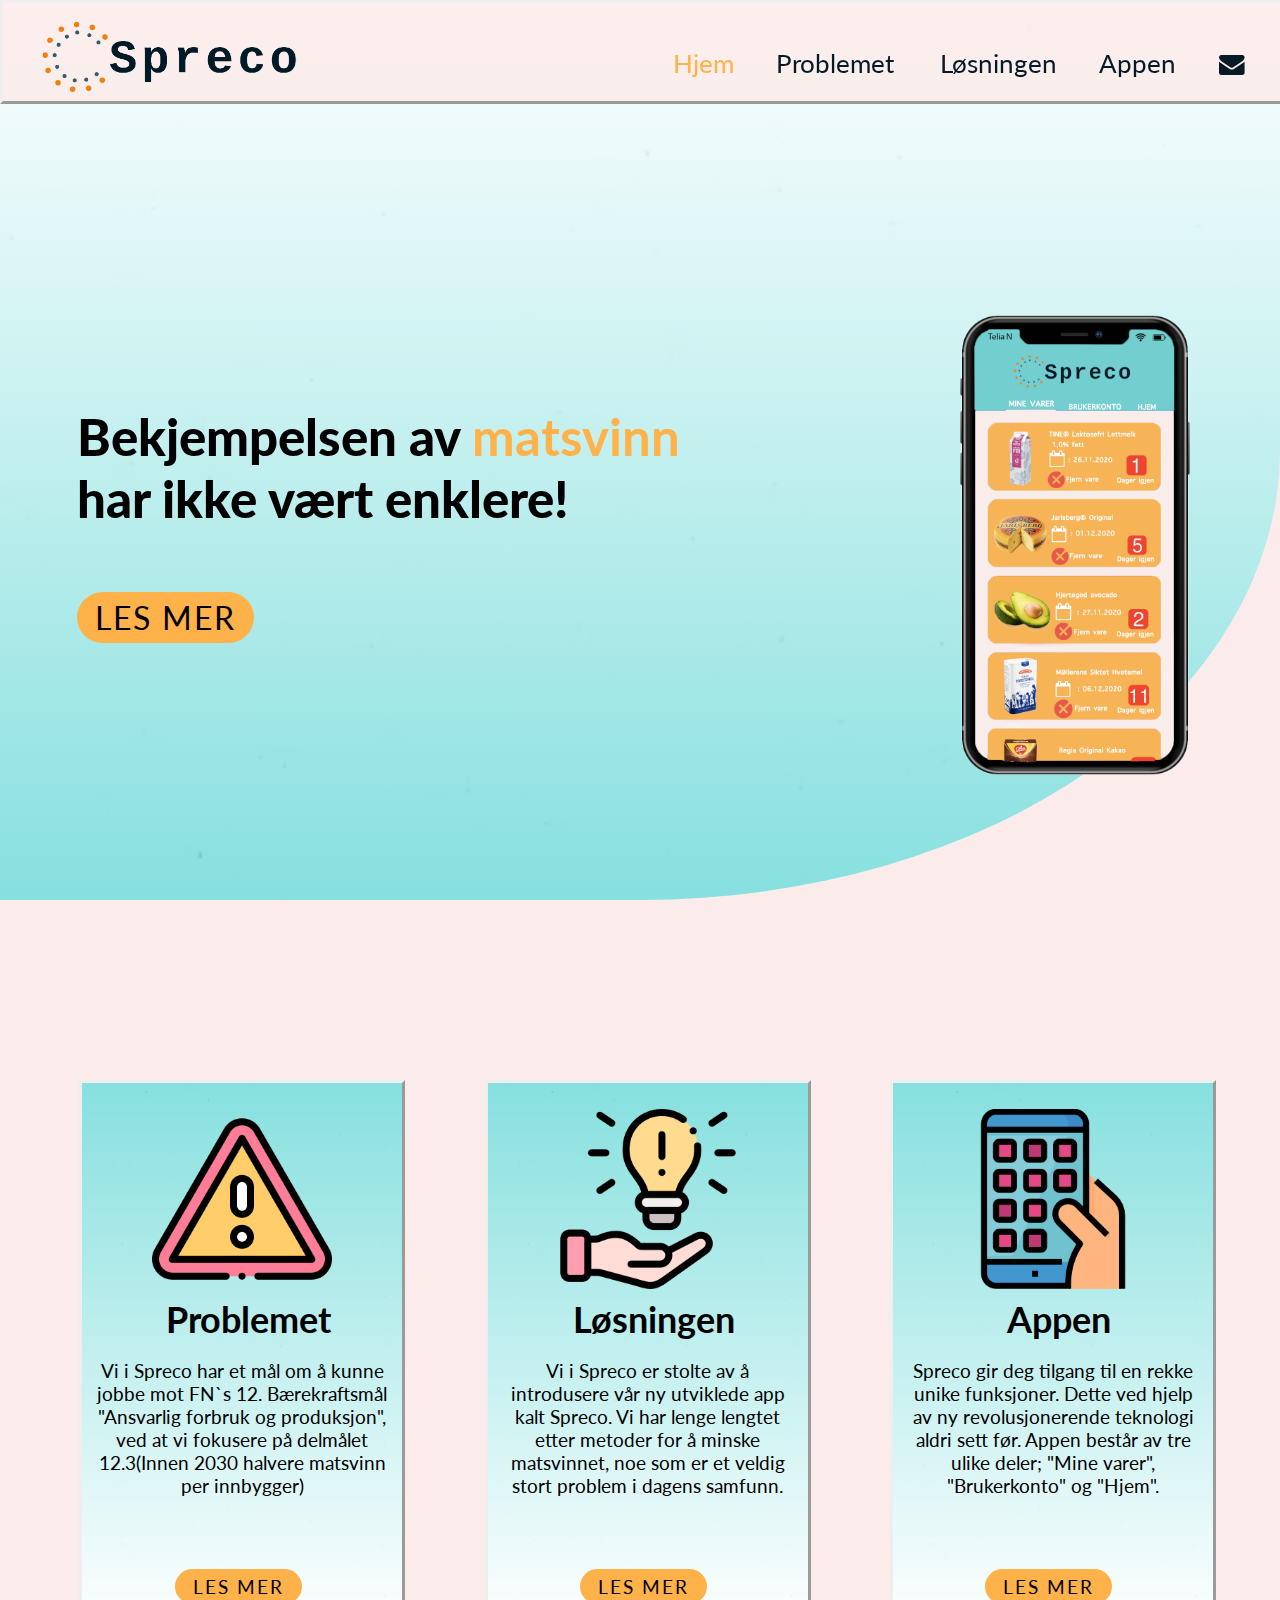
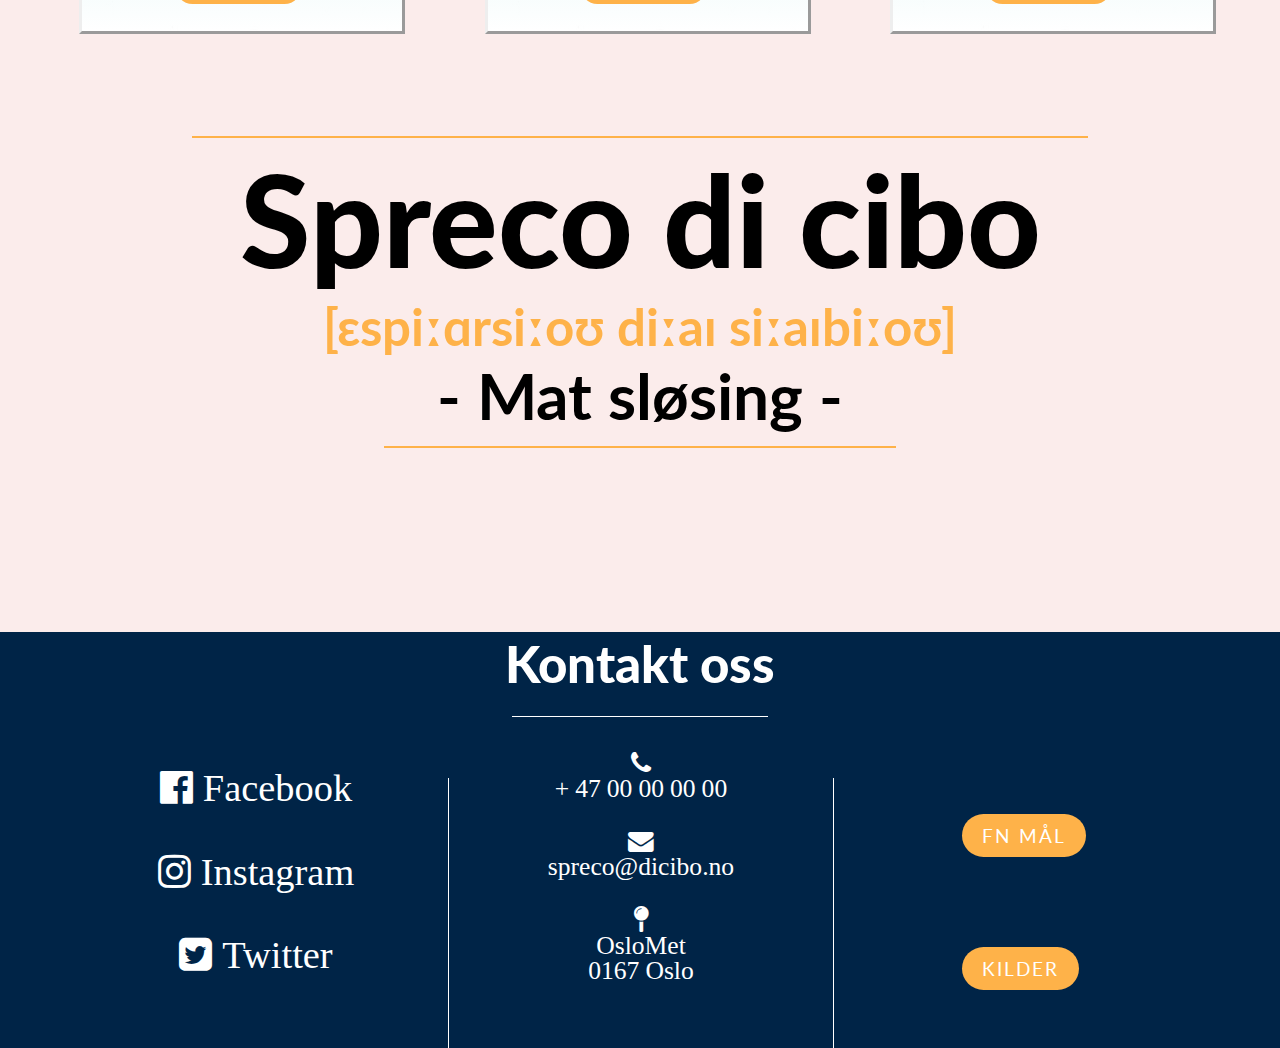
<file: index.html>
<!DOCTYPE html>
<html lang="nb">

    <head>
        <meta charset="utf-8">
        <link rel="stylesheet" type="text/css" href="style.css">
        <link rel="preconnect" href="https://fonts.gstatic.com">
        <link href="https://fonts.googleapis.com/css2?family=Lato:ital,wght@0,400;0,700;0,900;1,300&display=swap" rel="stylesheet">
        <meta name="viewport" content="width=device-width, initial-scale=1.0">
        <link rel="stylesheet" href="https://cdnjs.cloudflare.com/ajax/libs/font-awesome/4.7.0/css/font-awesome.min.css">
        <title>Spreco</title>
        <link rel="icon" type="image/gif/png" href="punkt.png">
    </head>
    <body>
        <div class="main col-">

<!----------------- Nav bar ----------->
            <div class="bar col-small100" >
                <div class="logo col-small20 col-mob40 col-pad30">
                    <a href= "index.html"><img  src="spreco123.png" alt="Bedriftslogo"></a>
                </div>
                <div class="cssnav">
                   <input id="toggle" type="checkbox"><label for="toggle">&#9776;</label>
                    <div class="menu col-small60">
                      <a class="active" href="index.html">Hjem</a>
                      <a href="problemet.html">Problemet </a>
                      <a href="losning.html">Løsningen</a>
                      <a href="app.html">Appen</a>
                      <a href="#vindu3" id="envelope"><i class="fa fa-envelope" aria-hidden="true"></i></a>
                    </div>
			     </div>
            </div>
<!----------------- Vindu 1 ----------->
            <div class="vindu1 col-small100 " id="vindu1">
                <div class="slagord col-small50 col-mob100">
                    <h1>Bekjempelsen av  <mark id="matsvinn"> matsvinn</mark> har ikke vært enklere!</h1>
                    <a href="#vindu2" class="slagordknapp">Les mer</a>
                </div>
            </div>

            <div class="iphone col-small30">
                <img src="mockupMobil.png" alt="Eksempel mockup mobil av appen">
            </div>

<!----------------- Vindu 2 ----------->
            <div class="vindu2 col-small100" id="vindu2">
                <div class="tboks col-small25 col-mob90 col-pad90">
                    <div class="tlogo col-pad20">
                        <img src="problemlogo.png" alt="Varseltrekant ikon">
                    </div>
                    <div class="ttekst col-pad70">
                        <h2 align="center">Problemet</h2>
                        <br>
                        <p  align="center">Vi i Spreco har et mål om å kunne jobbe mot FN`s 12. Bærekraftsmål "Ansvarlig forbruk og produksjon", ved at vi fokusere på delmålet 12.3(Innen 2030 halvere matsvinn per innbygger) </p>
                    </div>
                    <a href="problemet.html" class="knapptboks">Les mer</a>
                </div>
                <div class="tboks col-small25 col-mob90 col-pad90">
                    <div class="tlogo col-pad20">
                        <img src="løsninglogo.png" alt="Lyspære ikon">
                    </div>
                    <div class="ttekst col-pad70">
                        <h2  align="center ">Løsningen</h2>
                        <br>
                        <p  align="center">Vi i Spreco er stolte av å introdusere vår ny utviklede app kalt Spreco.
                            Vi har lenge lengtet etter metoder for å minske matsvinnet, noe som er et veldig stort problem i dagens samfunn.
                        </p>
                    </div>
                    <a href="losning.html" class="knapptboks">Les mer</a>
                </div>
                <div class="tboks col-small25 col-mob90 col-pad90">
                    <div class="tlogo col-pad20">
                        <img src="applogo.png" alt="Mobil ikon">
                    </div>
                    <div class="ttekst col-pad70">
                        <h2  align="center">Appen</h2>
                        <br>
                        <p  align="center">Spreco gir deg tilgang til en rekke unike funksjoner. Dette ved hjelp av ny revolusjonerende teknologi aldri sett før. Appen består av tre ulike deler; "Mine varer", "Brukerkonto" og "Hjem". </p>
                    </div>
                    <a href="app.html" class="knapptboks" >Les mer</a>
                </div>
                <a onclick="topFunction()" id="myBtn" title="Go to top" href=" #vindu1"><i class="fa fa-arrow-circle-up" aria-hidden="true"></i></a>
                <div class="tittel1 col-small100">
                    <div class="oppelinje"></div>
                    <h1 align="center">Spreco di cibo</h1>
                    <h3 align="center" >[ɛspiːɑrsiːoʊ diːaɪ siːaɪbiːoʊ]</h3>
                    <h2 align="center"> - Mat sløsing -</h2>
                    <div class="nedelinje"></div>
                </div>
            </div>

<!----------------- Kontakt oss vindu----------->
            <div class="vindu3 col-small100" id="vindu3">
                <div class="tittelk col-small100">
                    <h1 align="center">Kontakt oss</h1>
                    <div class="nedelinjek col-"></div>
                </div>
                <div class="kontaktboks1 col-small30 col-mob40">
                    <a href="https://www.facebook.com/" class="fa fa-facebook-official" target="_blank" style="text-decoration:none"> Facebook</a>
                    <a href="https://www.instagram.com/" class="fa fa-instagram" target="_blank" style="text-decoration:none">  Instagram</a>
                    <a href="https://www.twitter.com/" class="fa fa-twitter-square" target="_blank" style="text-decoration:none">  Twitter</a>
                </div>
                <div class="borderhøyre"></div>
                <div class="kontaktboks2 col-small30 col-mob40">
                    <a href="tel:47000000001" class="fa fa-phone" style="text-decoration:none"> <br> + 47 00 00 00 00</a>
                    <a href="mailto:SPRECO@diCibo.no" class="fa fa-envelope" style="text-decoration:none"><br>spreco@dicibo.no</a>
                    <a href="https://g.page/OsloMet-storbyuniversitetet" target="_blank" class="fa fa-map-pin" style="text-decoration:none"><br>OsloMet <br> 0167 Oslo </a>
                </div>
                <div class="bordervenstre"></div>
                <div class="kontaktboks3 col-small30 col-mob50">
                    <a href="https://www.un.org/sustainabledevelopment/sustainable-consumption-production/" target="_blank" class="knapptboks3a" >FN Mål</a>
                    <a href="kilder.html" class="knapptboks3b" >Kilder</a>
                </div>
            </div>
        </div>

        <script type="text/javascript">
           
            
            //scroll up btn koden fikk vi fra "w3schools.com" url`en er("https://www.w3schools.com/howto/howto_js_scroll_to_top.asp")
            mybutton = document.getElementById("myBtn");
            window.onscroll = function() {scrollFunction()};
            
            function scrollFunction() {
             if (document.body.scrollTop > 590 || document.documentElement.scrollTop > 590) {
               mybutton.style.display = "block";
             } else {
               mybutton.style.display = "none";
             }
            }
            
            
            function topFunction() {
             document.body.scrollTop = 0;
             document.documentElement.scrollTop = 0;
            }
        </script>
    </body>
</html>
</file>
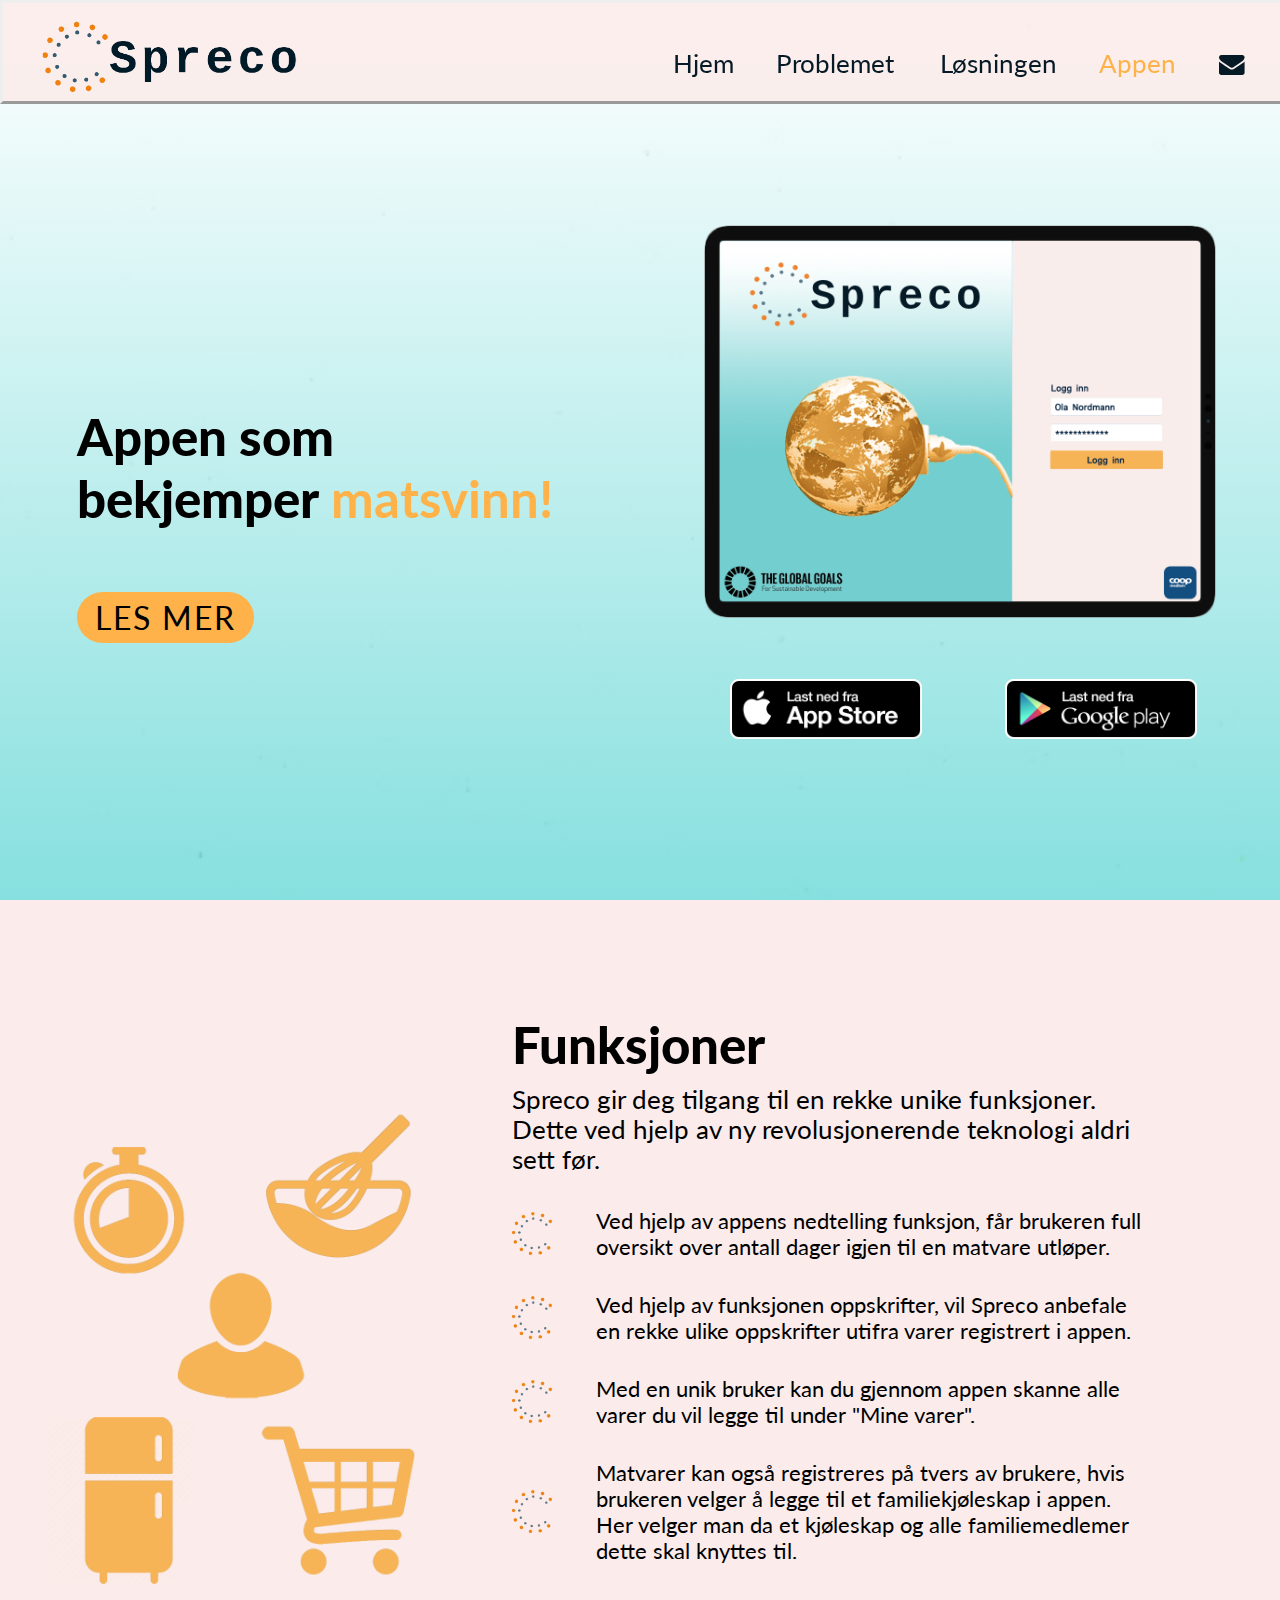
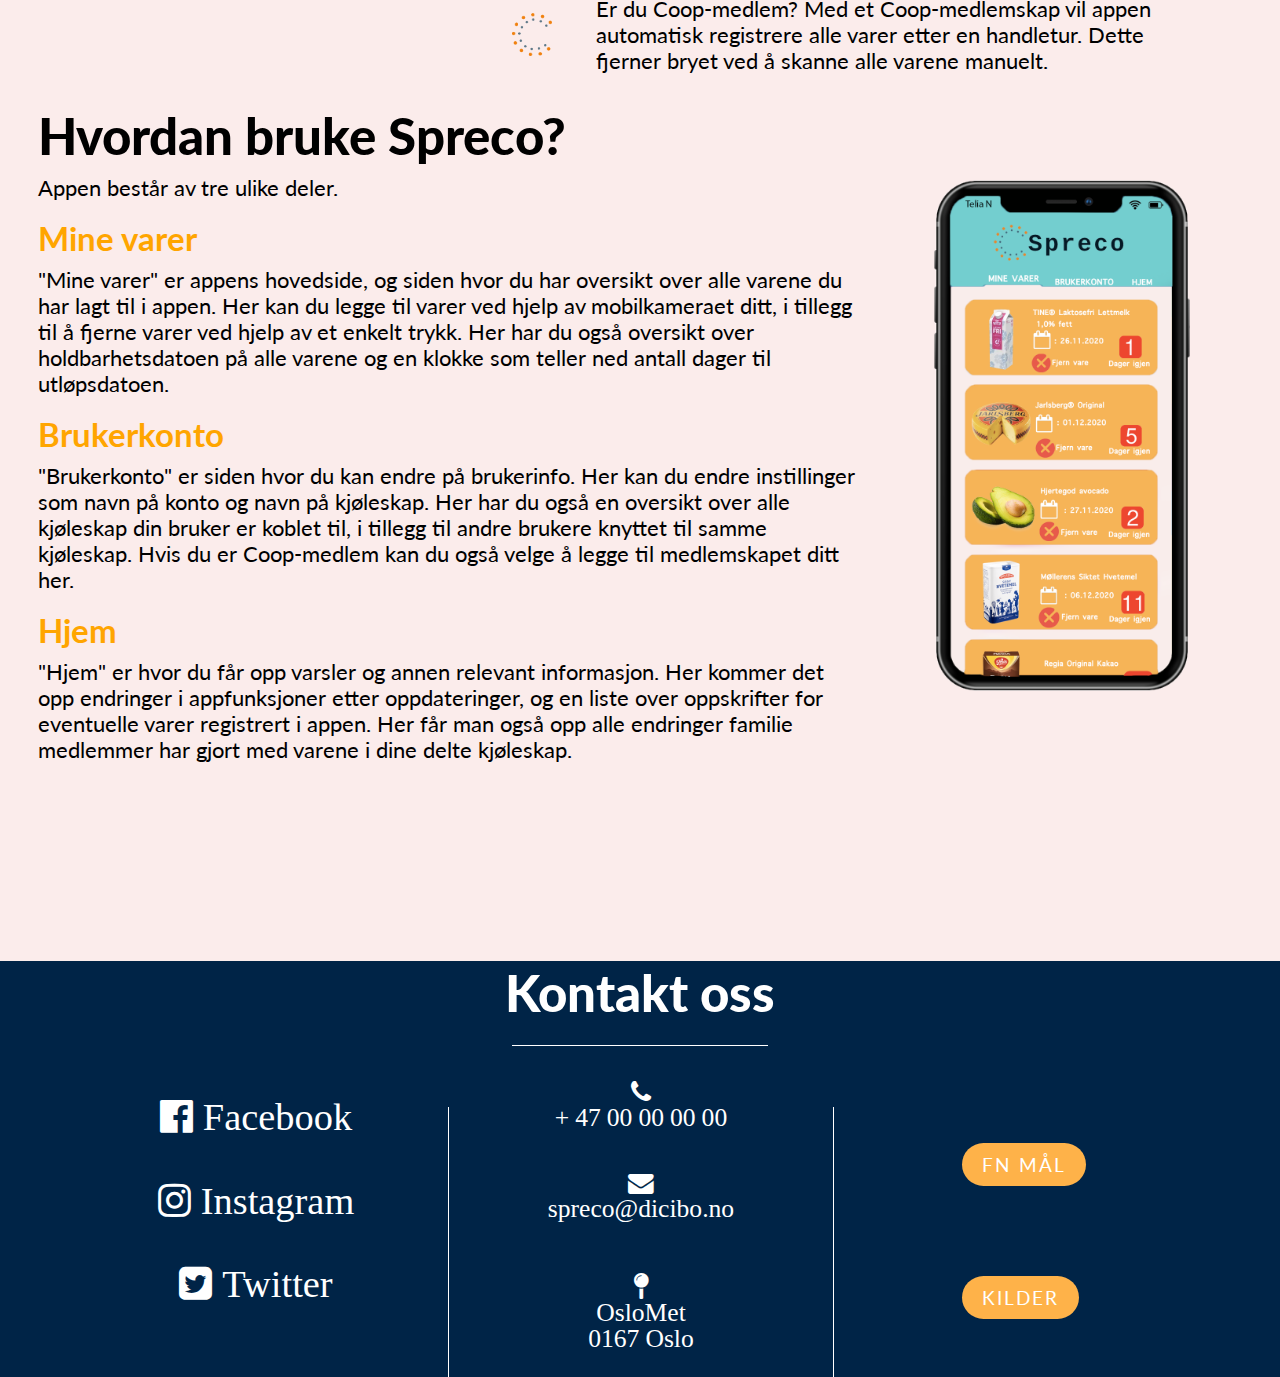
<file: app.html>
<!DOCTYPE html>
<html lang="nb">
    <head>
        <meta charset="utf-8">
        <link rel="stylesheet" type="text/css" href="style.css">
        <link rel="preconnect" href="https://fonts.gstatic.com">
        <link href="https://fonts.googleapis.com/css2?family=Lato:ital,wght@0,400;0,900;1,300&display=swap" rel="stylesheet">
        <meta name="viewport" content="width=device-width, initial-scale=1.0">
        <link rel="stylesheet" href="https://cdnjs.cloudflare.com/ajax/libs/font-awesome/4.7.0/css/font-awesome.min.css">
        <title>Spreco</title>
        <link rel="icon" type="image/gif/png" href="punkt.png">
    </head>
    <body>
        <div class="main col-">

<!----------------- Nav bar ----------->
            <div class="bar col-small100" >
                <div class="logo col-small20 col-mob40 col-pad30">
                    <a href= "index.html"><img  src="spreco123.png" alt="Bedriftslogo"></a>
                </div>
                <div class="cssnav ">
                   <input id="toggle" type="checkbox"><label for="toggle">&#9776;</label>
                    <div class="menu">
                      <a href="index.html">Hjem</a>
                      <a href="problemet.html">Problemet </a>
                      <a href="losning.html">Løsningen</a>
                      <a class="active"  href="app.html">Appen</a>
                      <a href="#vindu3" id="envelope"><i class="fa fa-envelope" aria-hidden="true"></i></a>
                    </div>
                 </div>
            </div>

<!----------------- Vindu 1 ----------->
            <div class="Avindu1 col-small100 col-pad100" id="Avindu1">
                <div class="Aslagord col-small40 col-mob90 col-pad100">
                    <h1>Appen som bekjemper<mark id="Amarkering"> matsvinn!</mark></h1>
                    <a href="#Avindu2" class="Aslagordknapp">Les mer</a>
                </div>
                <div class="Atablet col-small40">
                    <img src="tablet.png" alt="Eksempel ipad mockup">
                </div>
                <div class="Aappstore col-small100 col-mob40 col-pad100">
                    <a href="https://play.google.com/store?hl=NO"><img src="google.png" alt="Google Play logo"></a>
                    <a href="https://www.apple.com/no/ios/app-store/"><img src="apple.png" alt="App Store logo"></a>
                </div>
            </div>

<!---------------- Vindu 2 ---------->
            <div class="Avindu2 col-small100" id="Avindu2">
                <div class="Abildeboks col-mob100 col-pad90">
                    <img src="ikoner.png" alt="Diverse ikoner knyttet til appen">
                </div>
                <div class="Abildeboks1 col-small45">
                    <img src="ikoner1.png" alt="Diverse ikoner knyttet til appen">
                </div>
                <div class="Atekstboks1 col-small50 col-mob90 col-pad90">
                    <h1>Funksjoner</h1>
                    <ul>
                        <p>Spreco gir deg tilgang til en rekke unike funksjoner. Dette ved hjelp av ny revolusjonerende teknologi aldri sett før.</p>
                        <li>Ved hjelp av appens nedtelling funksjon, får brukeren full oversikt over antall dager igjen til en matvare utløper.</li>
                        <li>Ved hjelp av funksjonen oppskrifter, vil Spreco anbefale en rekke ulike oppskrifter utifra varer registrert i appen.</li>
                        <li>Med en unik bruker kan du gjennom appen skanne alle varer du vil legge til under "Mine varer".</li>
                        <li>Matvarer kan også registreres på tvers av brukere, hvis brukeren velger å legge til et familiekjøleskap i appen. Her velger man da et kjøleskap og alle familiemedlemer dette skal knyttes til.</li>
                        <li>Er du Coop-medlem? Med et Coop-medlemskap vil appen automatisk registrere alle varer etter en handletur. Dette fjerner bryet ved å skanne alle varene manuelt.</li>
                    </ul>
                </div>
                <div class="Atekstboks2 col-small70 col-mob90 col-pad90">
                    <h1>Hvordan bruke Spreco?</h1>
                    <p>Appen består av tre ulike deler.</p>
                    <h2>Mine varer</h2>
                    <p>"Mine varer" er appens hovedside, og siden hvor du har oversikt over alle varene du har lagt til i appen. Her kan du legge til varer ved hjelp av mobilkameraet ditt, i tillegg til å fjerne varer ved hjelp av et enkelt trykk. Her har du også oversikt over holdbarhetsdatoen på alle varene og en klokke som teller ned antall dager til utløpsdatoen.</p>
                    <h2>Brukerkonto</h2>
                    <p>"Brukerkonto" er siden hvor du kan endre på brukerinfo. Her kan du endre instillinger som navn på konto og navn på kjøleskap. Her har du også en oversikt over alle kjøleskap din bruker er koblet til, i tillegg til andre brukere knyttet til samme kjøleskap. Hvis du er Coop-medlem kan du også velge å legge til medlemskapet ditt her.</p>
                    <h2>Hjem</h2>
                    <p>"Hjem" er hvor du får opp varsler og annen relevant informasjon. Her kommer det opp endringer i appfunksjoner etter oppdateringer, og en liste over oppskrifter for eventuelle varer registrert i appen. Her får man også opp alle endringer familie medlemmer har gjort med varene i dine delte kjøleskap.</p>
                </div>
                <div class="Abildeboks2 col-small20 col-mob100 col-pad90">
                    <img src="mockupMobil.png" alt="Eksempel mockup mobil av appen">
                </div>
                <div class="Abildeboks3 col-pad90 col-pad90">
                    <img src="tablet2.png" alt="ipad mockup app">
                </div>
            </div>

<!----------------- Kontakt oss vindu----------->
            <div class="vindu3 col-small100" id="vindu3">
                <div class="tittelk col-small100">
                    <h1 align="center">Kontakt oss</h1>
                    <div class="nedelinjek col-"></div>
                </div>
                <div class="kontaktboks1 col-small30 col-mob40">
                    <a href="https://www.facebook.com/" class="fa fa-facebook-official" target="_blank" style="text-decoration:none"> Facebook</a>
                    <a href="https://www.instagram.com/" class="fa fa-instagram" target="_blank" style="text-decoration:none">  Instagram</a>
                    <a href="https://www.twitter.com/" class="fa fa-twitter-square" target="_blank" style="text-decoration:none">  Twitter</a>
                </div>
                <div class="borderhøyre"></div>
                <div class="kontaktboks2 col-small30 col-mob40">
                    <a href="tel:47000000001" class="fa fa-phone" style="text-decoration:none"> <br> + 47 00 00 00 00</a>
                    <h3>
                    <a href="mailto:SPRECO@diCibo.no" class="fa fa-envelope" style="text-decoration:none"><br>spreco@dicibo.no</a>
                    <h3>
                    <a href="https://g.page/OsloMet-storbyuniversitetet" target="_blank" class="fa fa-map-pin" style="text-decoration:none"><br>OsloMet <br> 0167 Oslo </a>
                </div>
                <div class="bordervenstre"></div>
                <div class="kontaktboks3 col-small30 col-mob50">
                    <a href="https://www.un.org/sustainabledevelopment/sustainable-consumption-production/" target="_blank" class="knapptboks3a" >FN Mål</a>
                    <a href="kilder.html" class="knapptboks3b" >Kilder</a>
                </div>
            </div>
            <a onclick="topFunction()" id="myBtn" title="Go to top" href=" #vindu1"><i class="fa fa-arrow-circle-up" aria-hidden="true"></i></a>
        </div>

        <script type="text/javascript">
            
            
            //scroll up btn code did we get from "w3schools.com" the url is("https://www.w3schools.com/howto/howto_js_scroll_to_top.asp")
            mybutton = document.getElementById("myBtn");
            window.onscroll = function() {scrollFunction()};
            
            function scrollFunction() {
             if (document.body.scrollTop > 590 || document.documentElement.scrollTop > 590) {
               mybutton.style.display = "block";
             } else {
               mybutton.style.display = "none";
             }
            }
            
            
            function topFunction() {
             document.body.scrollTop = 0;
             document.documentElement.scrollTop = 0;
            }
        </script>
    </body>
</html>
</file>
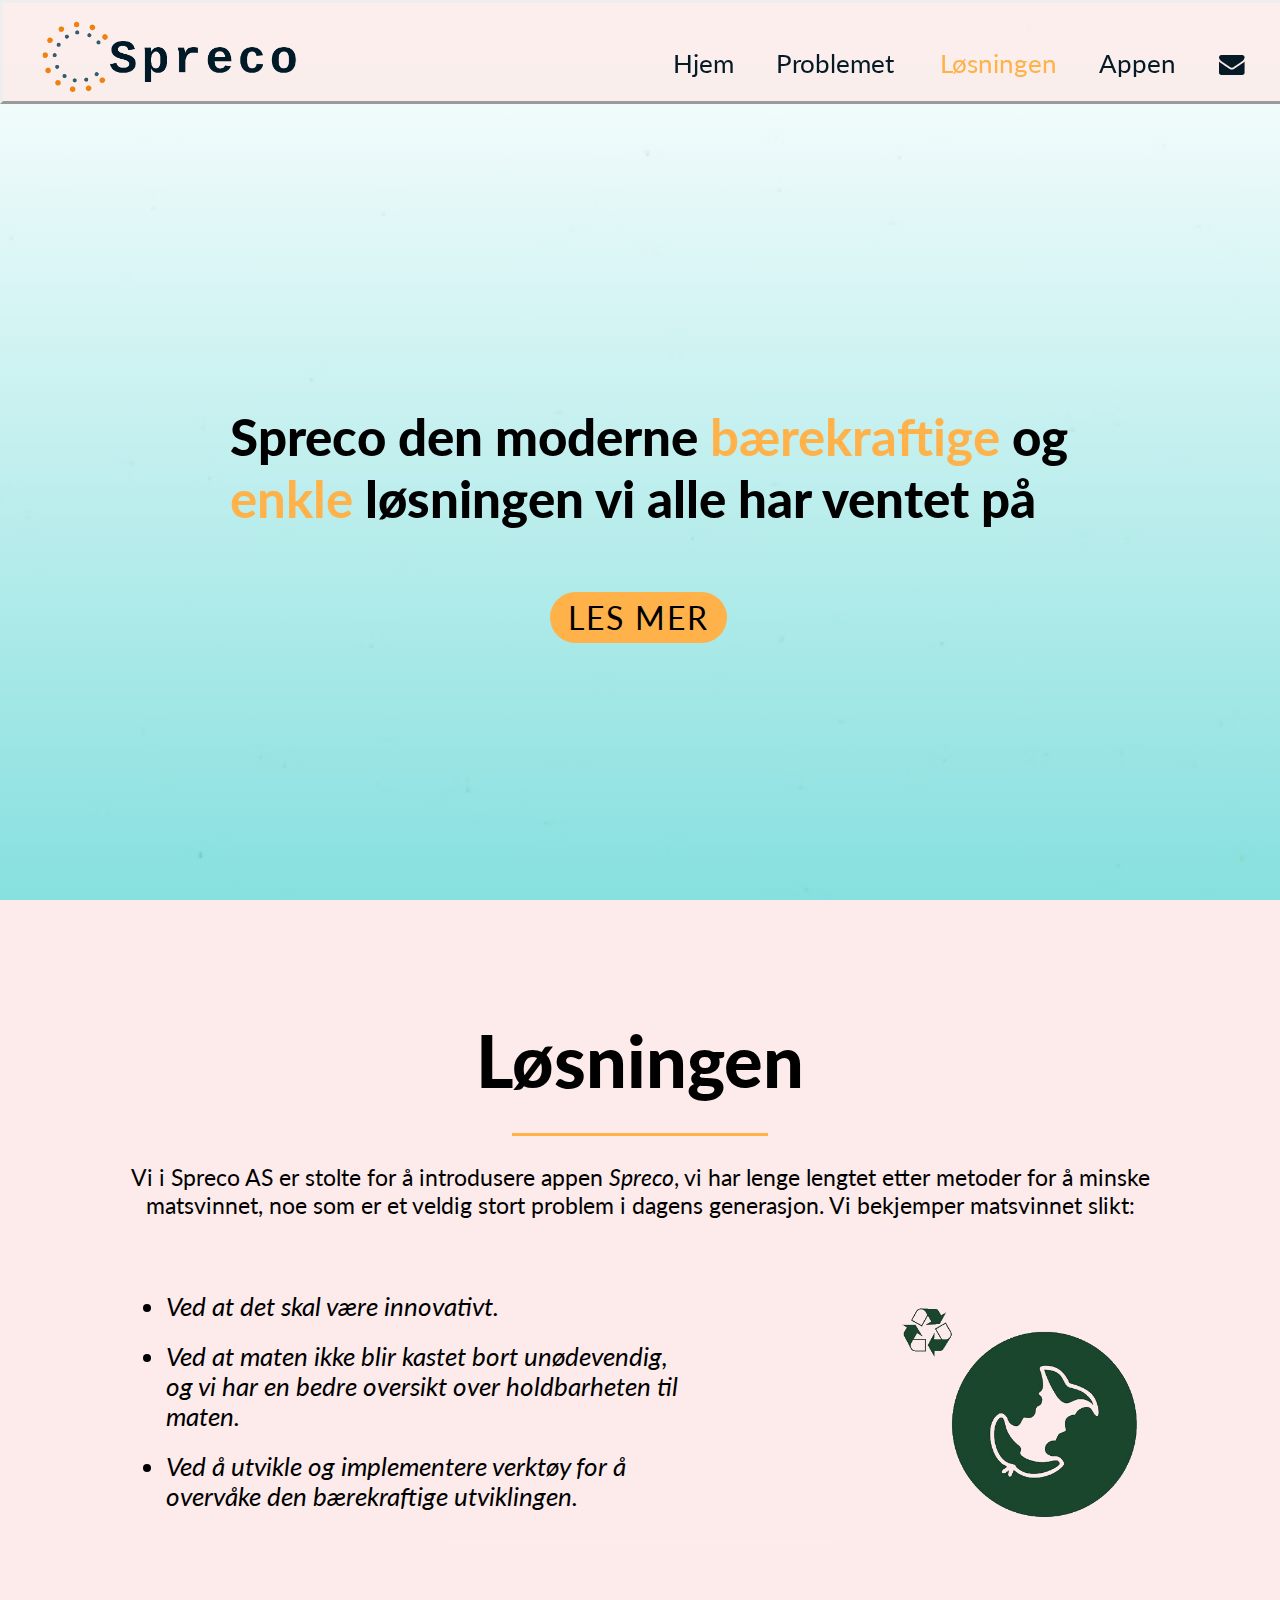
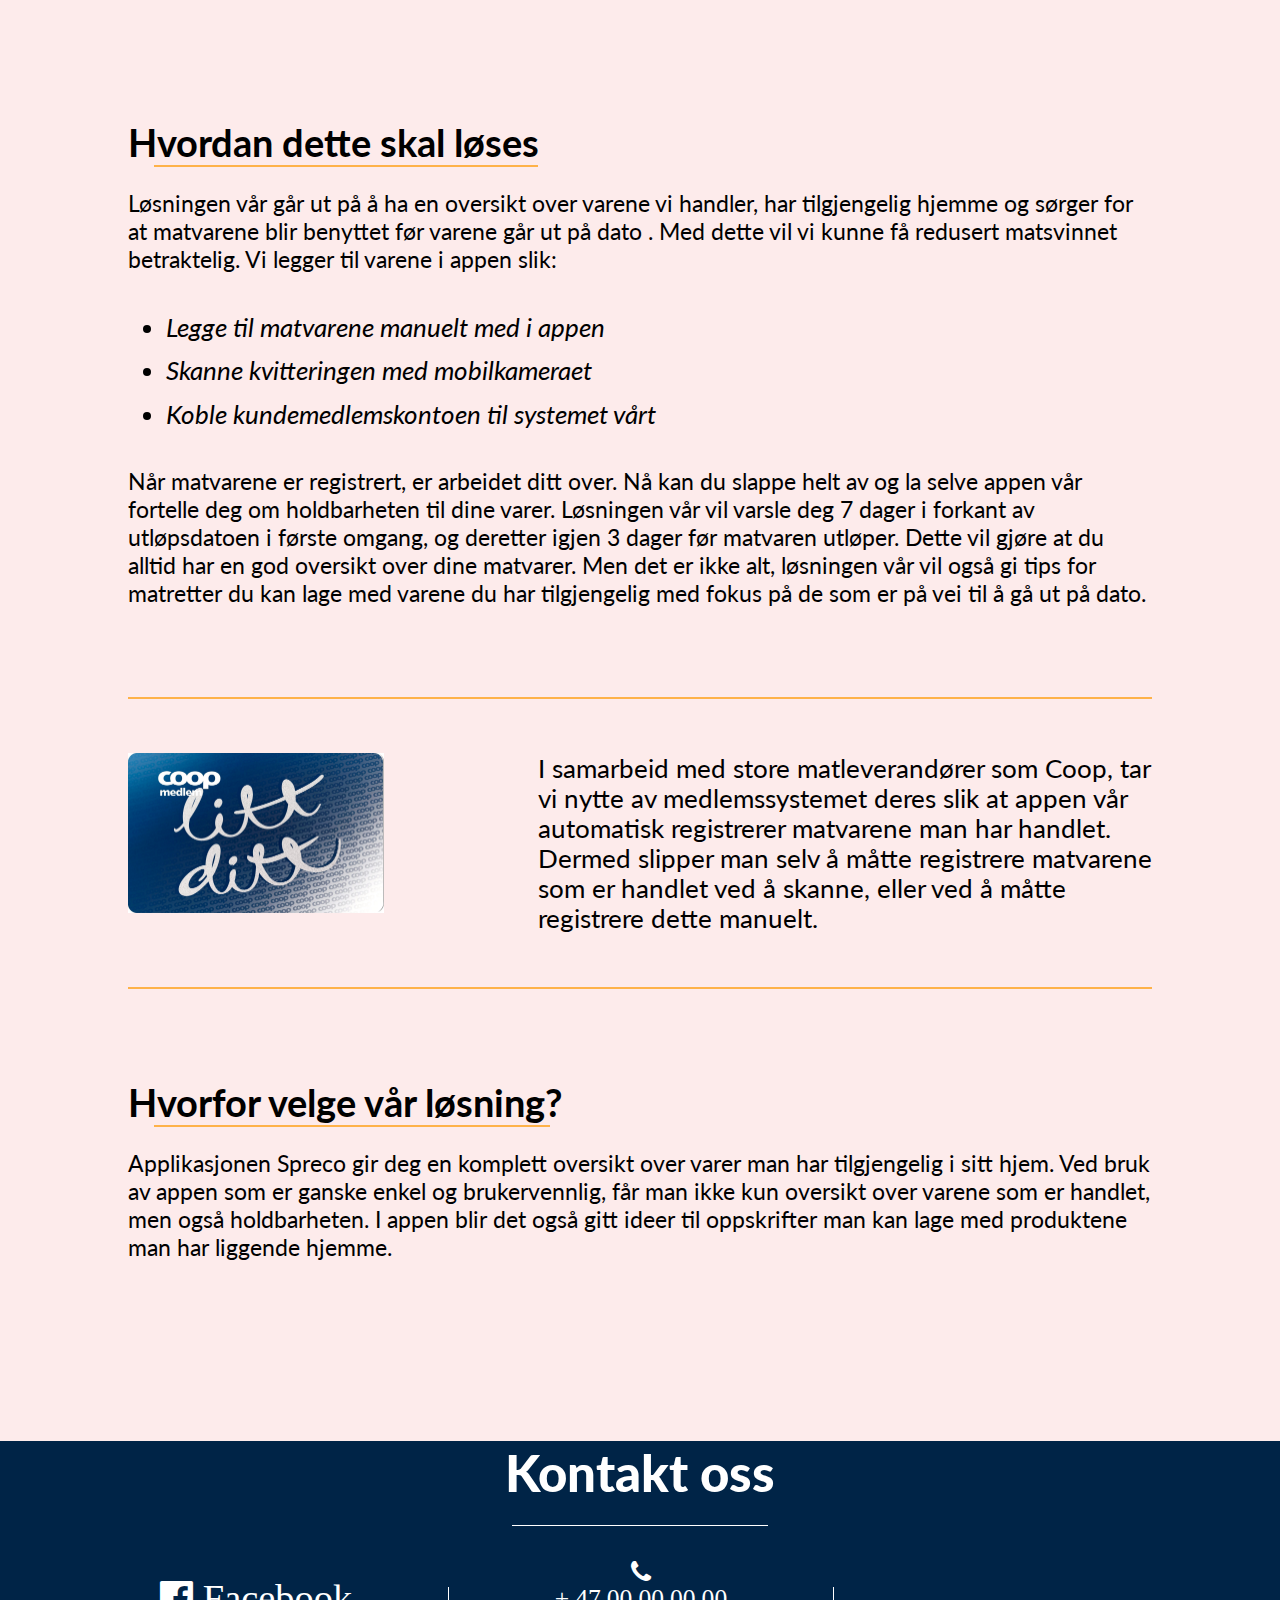
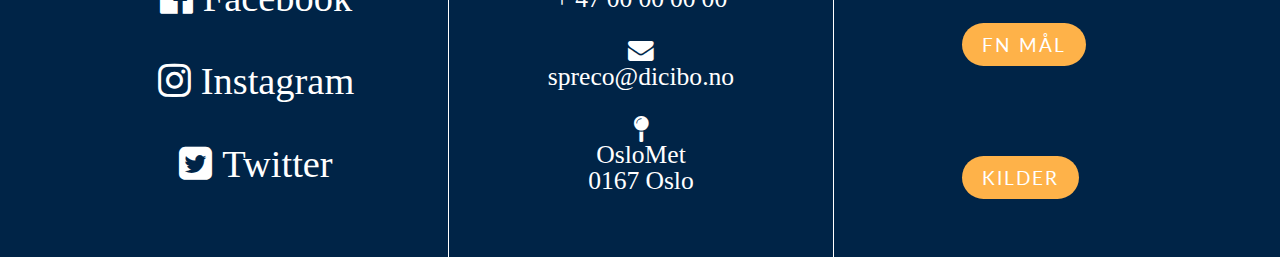
<file: losning.html>
<!DOCTYPE html>
<html lang="nb" >
    <head>
        <meta charset="utf-8">
        <link rel="stylesheet" type="text/css" href="style.css">
        <link rel="preconnect" href="https://fonts.gstatic.com">
        <link href="https://fonts.googleapis.com/css2?family=Lato:ital,wght@0,400;0,900;1,300&display=swap" rel="stylesheet">
        <meta name="viewport" content="width=device-width, initial-scale=1.0">
        <link rel="stylesheet" href="https://cdnjs.cloudflare.com/ajax/libs/font-awesome/4.7.0/css/font-awesome.min.css">
        <title>Spreco</title>
        <link rel="icon" type="image/gif/png" href="punkt.png">
    </head>
    <body>
        <div class="Lmain col-">

<!----------------- Nav bar ----------->
            <div class="bar col-small100" >
                <div class="logo col-small20 col-mob40 col-pad30">
                    <a href= "index.html"><img  src="spreco123.png" alt="Bedriftslogo"></a>
                </div>
                <div class="cssnav ">
                   <input id="toggle" type="checkbox"><label for="toggle">&#9776;</label>
                    <div class="menu">
                      <a href="index.html">Hjem</a>
                      <a href="problemet.html">Problemet </a>
                      <a  class="active" href="losning.html">Løsningen</a>
                      <a href="app.html">Appen</a>
                      <a href="#vindu3" id="envelope"><i class="fa fa-envelope" aria-hidden="true"></i></a>
                    </div>
                 </div>
            </div>

<!----------------- Vindu 1 ----------->
            <div class="Lvindu1 col-small100">
                <div class="Lslagord col-small70 col-mob90 col-pad90 ">
                    <h1>Spreco den moderne <mark class="Lmarkinger">bærekraftige</mark> og <mark class="Lmarkinger">enkle</mark> løsningen vi alle har ventet på</h1>
                    <a href="#Lvindu2" class="Lslagordknapp">Les mer</a>
                </div>
            </div>   
        </div>


<!----------------- Vindu 2 ----------->
        <div class="Lvindu2 col-small100" id="Lvindu2">
            <div class="Ltittel col-small100 col-mob100 col-pad100">
                <h1>Løsningen</h1>
                <div class="Lnedelinjek col-"></div>
            </div>
            <div class="Ltboks col-small100">
                <div class="Lttekst col-small80 col-mob80 col-pad80">
                    <p> Vi i Spreco AS er stolte for å introdusere appen <em>Spreco</em>,
                        vi har lenge lengtet etter metoder for å minske matsvinnet, noe som er et veldig stort problem i dagens generasjon.
                        Vi bekjemper matsvinnet slikt:
                    </p>
                </div>
                <div class="Ltpunkter col-small40 col-mob70 col-pad50">
                    <ul>
                        <li> <em>Ved at det skal være innovativt. </em></li>
                        <li><em>Ved at maten ikke blir kastet bort unødevendig, og vi har en bedre oversikt over holdbarheten til maten.</em></li>
                        <li><em>Ved å utvikle og implementere verktøy for å overvåke den bærekraftige utviklingen.</em> </li>
                    </ul>

                </div>
                <div class="Lpunkterbilde col-small25 col-mob25 col-pad35">
                    <img src="Matavfallt.png" alt="Avfall">
                </div>
                <div class="Llinjek2 col-" ></div>

                <div  class="Ltteekst col-small80 col-mob80 col-pad80" >
                    <h2> Hvordan dette skal løses</h2>
                    <div class="Lteksover col-"></div>
                    <p>Løsningen vår går ut på å ha en oversikt over varene vi handler, har tilgjengelig hjemme
                        og sørger for at matvarene blir benyttet før varene går ut på dato .
                        Med dette vil vi kunne få redusert matsvinnet betraktelig. Vi legger til varene i appen slik:
                    <p>
                </div>
                <a onclick="topFunction()" id="myBtn" title="Go to top" href=" #vindu1"><i class="fa fa-arrow-circle-up" aria-hidden="true"></i></a>
                <div class="Lttekst4 col-small40 col-mob70 col-pad40">
                    <ul>
                        <li> <em>Legge til matvarene manuelt med i appen  </em></li>
                        <li><em>Skanne kvitteringen med mobilkameraet </em></li>
                        <li><em>Koble kundemedlemskontoen til systemet vårt</em></li>
                    </ul>
                </div>
                <div class="Lttekst44 col-small80 col-mob80 col-pad80" >
                    <p>
                        Når matvarene er registrert, er arbeidet ditt over.
                        Nå kan du slappe helt av og la selve appen vår fortelle deg om
                        holdbarheten til dine varer. Løsningen vår vil varsle deg 7 dager
                        i forkant av utløpsdatoen i første omgang, og deretter igjen
                        3 dager før matvaren utløper. Dette vil gjøre at du alltid har
                        en god oversikt over dine matvarer.
                        Men det er ikke alt, løsningen vår vil også gi tips for matretter
                        du kan lage med varene du har tilgjengelig med fokus på 
                        de som er på vei til å gå ut på dato.
                    <p>
                </div>

                <div class="Lstor col-small100">
                    <div class="Llinjeoppe"> </div>
                    <div class="Lquote col-small80 ">
                        <img src="coop kort.jpeg" alt="coop kort">
                        <div class="Lbildetekst col-small60 col-mob70 col-pad50">
                            <p>I samarbeid med store matleverandører som Coop, tar vi nytte
                                av medlemssystemet deres slik at appen vår automatisk registrerer matvarene man har handlet.
                                Dermed slipper man selv å måtte registrere matvarene som er handlet ved å skanne,
                                eller ved å måtte registrere dette manuelt.
                            </p>
                        </div>  
                    </div>
                    <div class="Llinjenede"> </div>
                </div>    
                
            
            <div class="Lttekst33 col-small80 col-mob80 col-pad70"  >
                <h3 > Hvorfor velge vår løsning?</h3>
                <div class="Lttlinje col-"></div>
                <p>Applikasjonen Spreco gir deg en komplett oversikt over varer
                    man har tilgjengelig i sitt hjem. Ved bruk av appen som er
                    ganske enkel og brukervennlig, får man ikke kun oversikt over
                    varene som er handlet, men også holdbarheten. I appen blir det
                    også gitt ideer til oppskrifter man kan lage med produktene man
                    har liggende hjemme.
                <p>
            </div>
        </div>

<!----------------- Kontakt oss vindu----------->
        <div class="vindu3 col-small100" id="vindu3">
            <div class="tittelk col-small100">
                <h1 align="center">Kontakt oss</h1>
                <div class="nedelinjek col-"></div>
            </div>
            <div class="kontaktboks1 col-small30 col-mob40">
                <a href="https://www.facebook.com/" class="fa fa-facebook-official" target="_blank" style="text-decoration:none">  Facebook</a>
                <a href="https://www.instagram.com/" class="fa fa-instagram" target="_blank" style="text-decoration:none">  Instagram</a>
                <a href="https://www.twitter.com/" class="fa fa-twitter-square" target="_blank" style="text-decoration:none">  Twitter</a>
            </div>
            <div class="borderhøyre"></div>
            <div class="kontaktboks2 col-small30 col-mob40">
                <a href="tel:47000000001" class="fa fa-phone" style="text-decoration:none"> <br> + 47 00 00 00 00</a>
                <a href="mailto:SPRECO@diCibo.no" class="fa fa-envelope" style="text-decoration:none"><br>spreco@dicibo.no</a>
                <a href="https://g.page/OsloMet-storbyuniversitetet" target="_blank" class="fa fa-map-pin" style="text-decoration:none"><br>OsloMet <br> 0167 Oslo </a>
            </div>
            <div class="bordervenstre"></div>
            <div class="kontaktboks3 col-small30 col-mob50">
                <a href="https://www.un.org/sustainabledevelopment/sustainable-consumption-production/" target="_blank" class="knapptboks3a" >FN Mål</a>
                <a href="kilder.html" class="knapptboks3b" >Kilder</a>
            </div>
        </div>

        <script type="text/javascript">
            function myFunction() {
            var b=document.getElementById("b")
             var x = document.getElementById("nav");
             if (x.style.display === "block") {
               x.style.display = "none";
               b.style.color="black";
             } else {
               x.style.display = "block";
               b.style.color="white";
            
             }
            }
            
            //scroll up btn code did we get from "w3schools.com" the url is("https://www.w3schools.com/howto/howto_js_scroll_to_top.asp")
            mybutton = document.getElementById("myBtn");
            window.onscroll = function() {scrollFunction()};
            
            function scrollFunction() {
             if (document.body.scrollTop > 590 || document.documentElement.scrollTop > 590) {
               mybutton.style.display = "block";
             } else {
               mybutton.style.display = "none";
             }
            }
            
            
            function topFunction() {
             document.body.scrollTop = 0;
             document.documentElement.scrollTop = 0;
            }
        </script>
    </body>
</html>
</file>
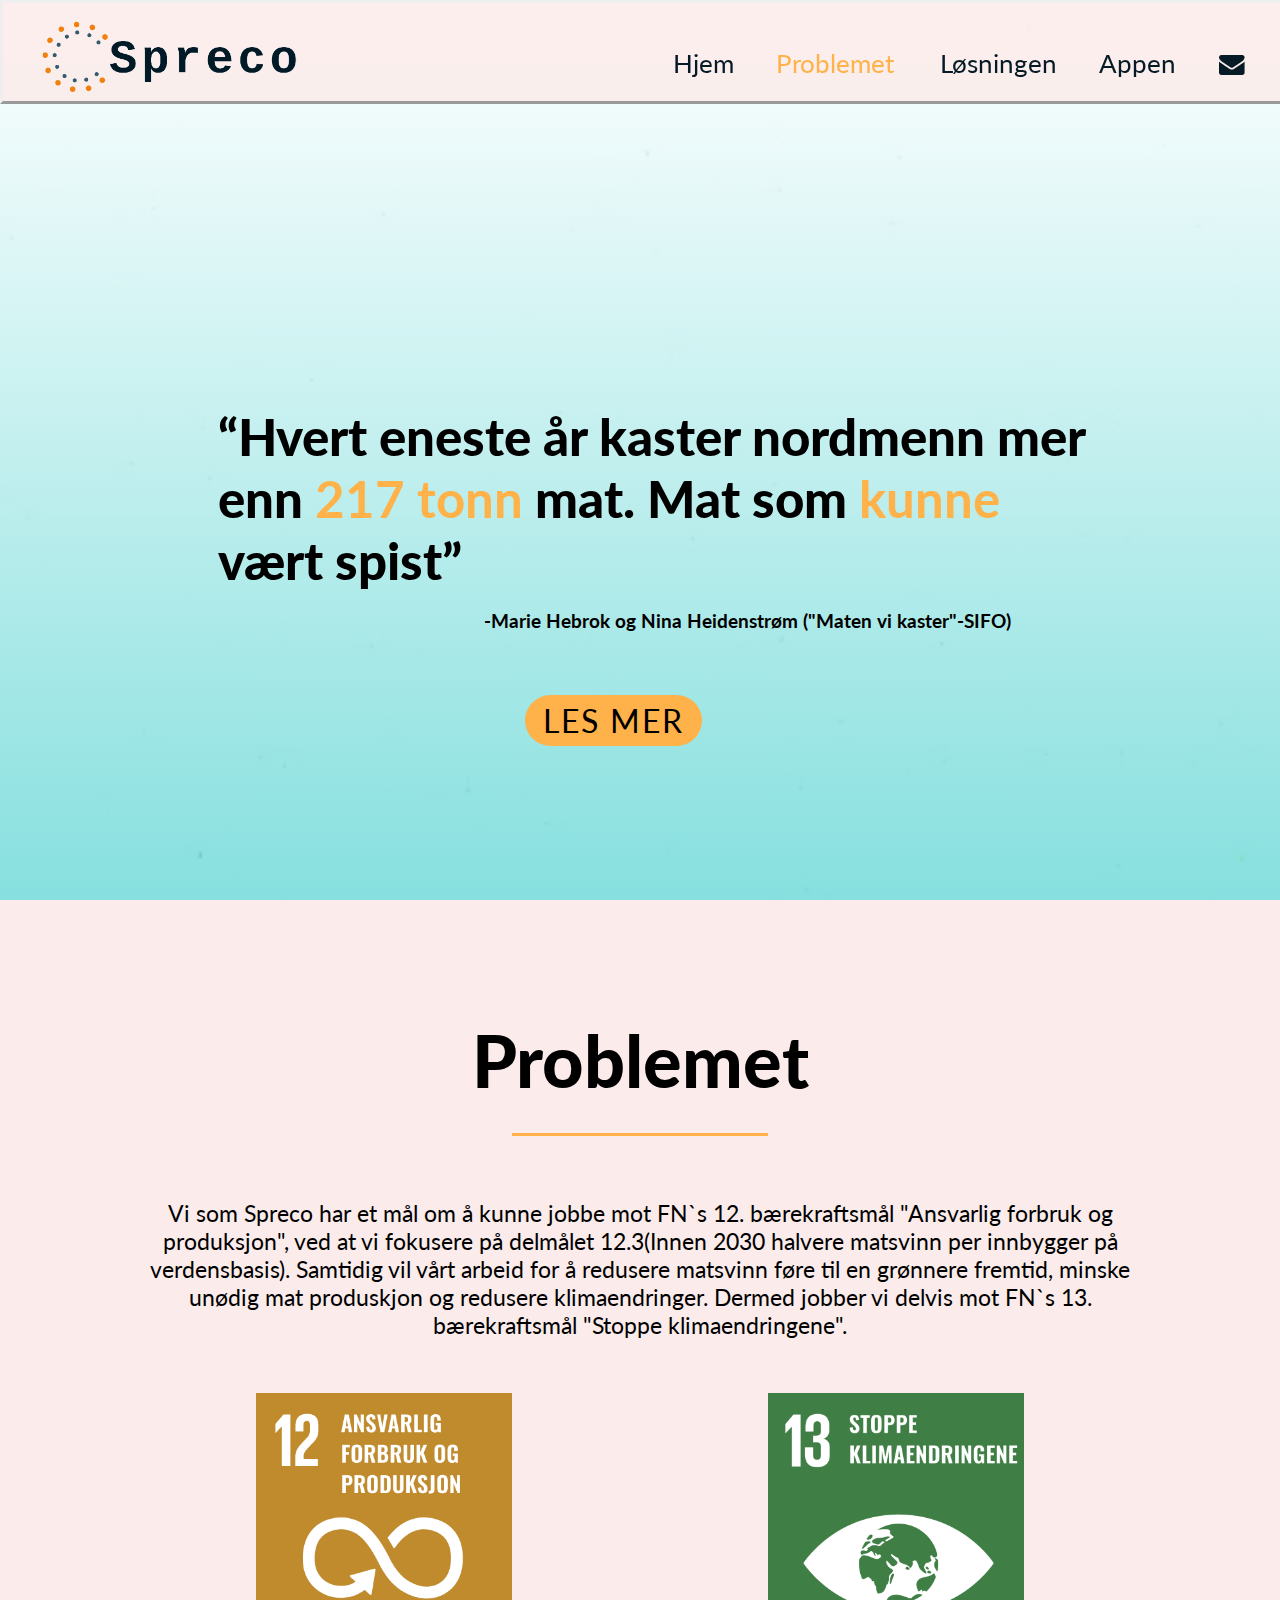
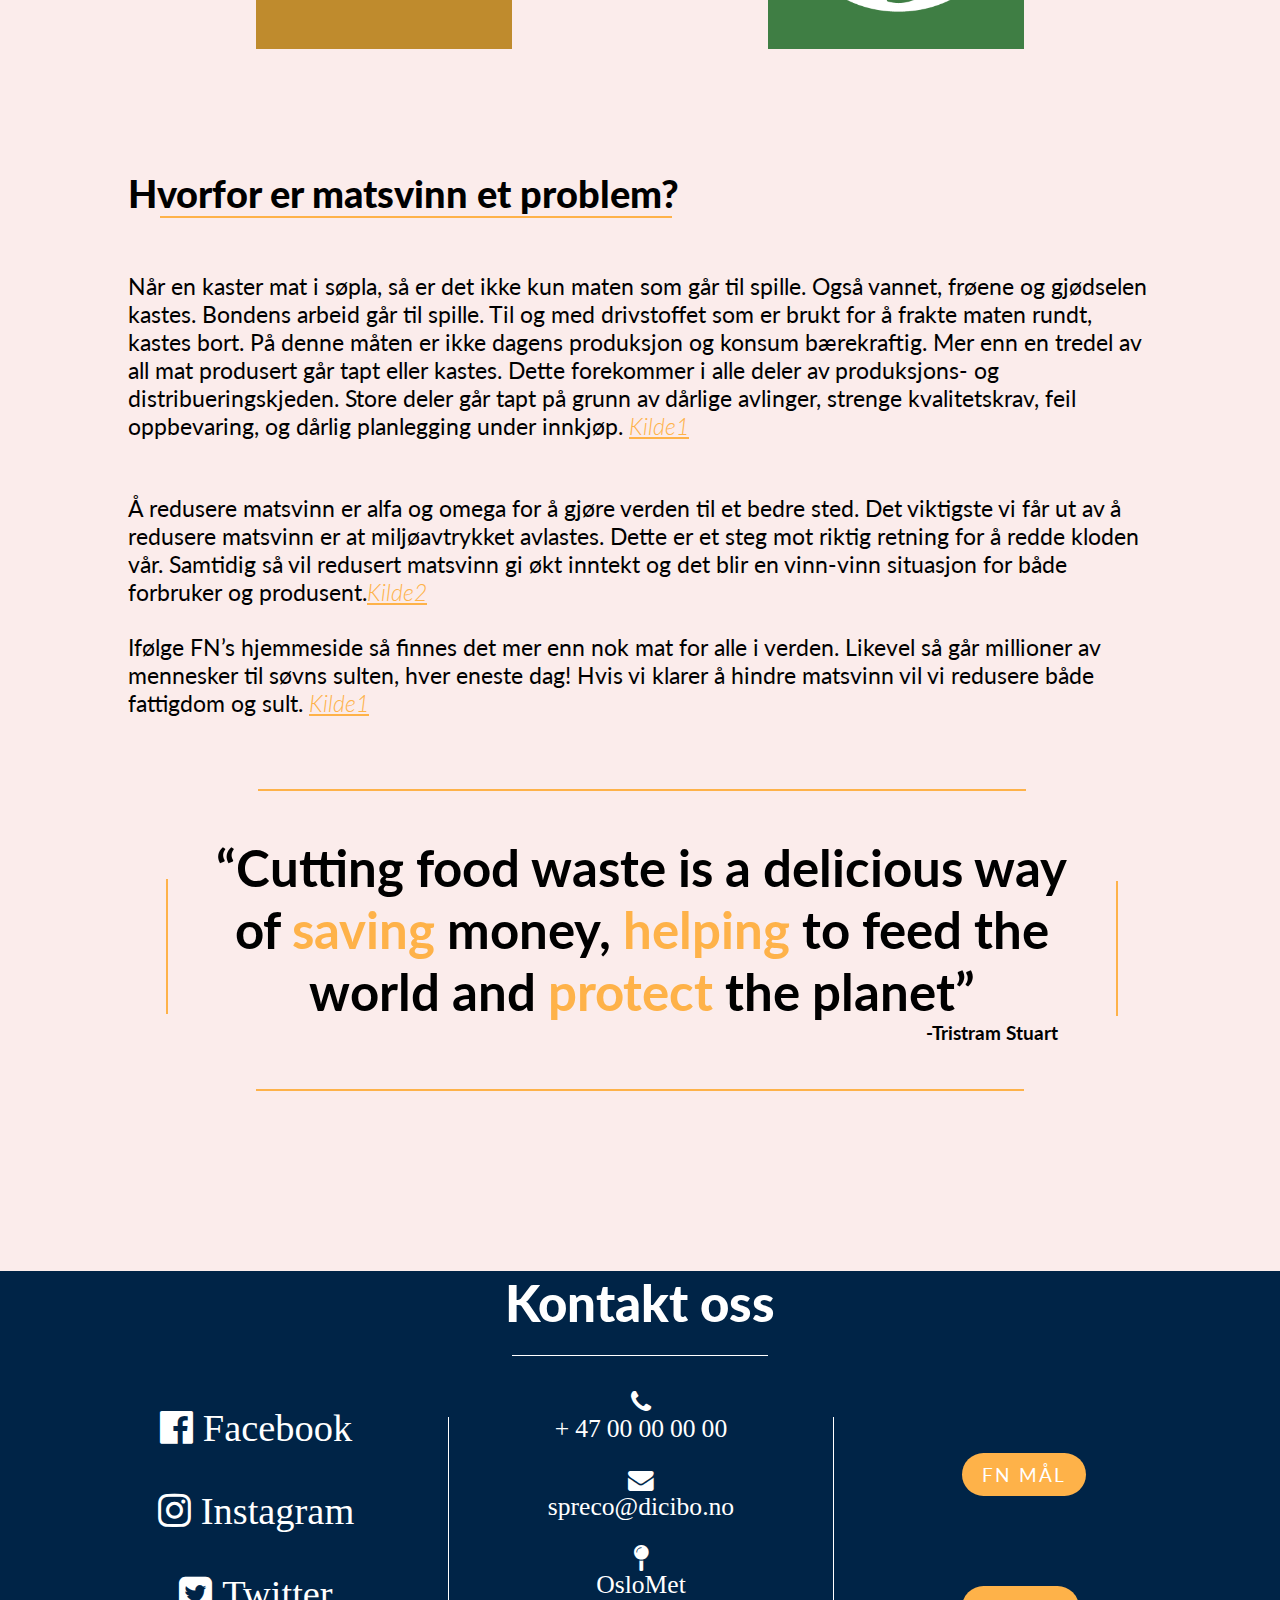
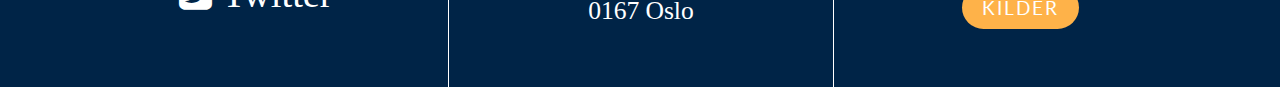
<file: problemet.html>
<!DOCTYPE html>
<html lang="nb">

    <head>
        <meta charset="utf-8">
        <link rel="stylesheet" type="text/css" href="style.css">
        <link rel="preconnect" href="https://fonts.gstatic.com">
        <link href="https://fonts.googleapis.com/css2?family=Lato:ital,wght@0,400;0,900;1,300&display=swap" rel="stylesheet">
        <meta name="viewport" content="width=device-width, initial-scale=1.0">
        <link rel="stylesheet" href="https://cdnjs.cloudflare.com/ajax/libs/font-awesome/4.7.0/css/font-awesome.min.css">
        <title>Spreco</title>
        <link rel="icon" type="image/gif/png" href="punkt.png">
    </head>
    <body>
        <div class="main col-">

<!----------------- Nav bar ----------->
            <div class="bar col-small100" >
                <div class="logo col-small20 col-mob40 col-pad30">
                    <a href= "index.html"><img  src="spreco123.png" alt="Bedriftslogo"></a>
                </div>
                <div class="cssnav ">
                   <input id="toggle" type="checkbox"><label for="toggle">&#9776;</label>
                    <div class="menu">
                      <a href="index.html">Hjem</a>
                      <a  class="active" href="problemet.html">Problemet </a>
                      <a href="losning.html">Løsningen</a>
                      <a href="app.html">Appen</a>
                      <a href="#vindu3" id="envelope"><i class="fa fa-envelope" aria-hidden="true"></i></a>
                    </div>
                 </div>
            </div>

<!----------------- Vindu 1 ----------->
            <div class="Pvindu1 col-small100">
                <div class="Pslagord col-small70 col-mob90 col-pad90" >
                    <h1>“Hvert eneste år kaster nordmenn mer enn <mark class="Pmarkering"> 217 tonn</mark> mat. Mat som <mark class="Pmarkering">kunne</mark> vært spist”</h1>
                    <mark class="Pkilde">-Marie Hebrok og Nina Heidenstrøm ("Maten vi kaster"-SIFO)</mark>
                    <a href="#Pvindu2" class="Pslagordknapp">Les mer</a>
                </div>
            </div>

<!----------------- Vindu 2 ----------->
            <div class="Pvindu2 col-small100" id="Pvindu2">
                <div class="Ptittel col-small100 col-pad100 col-mob100">
                    <h1>Problemet</h1>
                    <div class="Pnedelinjek "></div>
                </div>
                <div class="Ptekst col-small80">
                    <p>Vi som Spreco har et mål om å kunne jobbe mot FN`s 12. bærekraftsmål "Ansvarlig forbruk og produksjon", ved at vi fokusere på delmålet 12.3(Innen 2030 halvere matsvinn per innbygger på verdensbasis). Samtidig vil vårt arbeid for å redusere matsvinn føre til en grønnere fremtid, minske unødig mat produskjon og redusere klimaendringer. Dermed jobber vi delvis mot FN`s 13. bærekraftsmål "Stoppe klimaendringene". </p>
                </div>
                <div class="Ptekst2 col-small100">
                    <div class="P12 col-small20 col-pad35 col-mob40">
                        <img src="FN12.png" alt="Bilde av fn sitt 13 bærekraftsmål logo">	        	
                    </div>
                    <div class="P13 col-small20 col-pad35 col-mob40">
                        <img src="FN13.png" alt="Bilde av fn sitt 12 bærekraftsmål logo">	        	
                    </div>
                    <a onclick="topFunction()" id="myBtn" title="Go to top" href=" #vindu1"><i class="fa fa-arrow-circle-up" aria-hidden="true"></i></a>
                </div>
                <div class="Ptittel3 col-small80">
                    <h1>Hvorfor er matsvinn et problem?</h1>
                    <div class="Plittnedelinje"></div>
                </div>
                <div class="Ptekst3 col-small80">
                    <p>Når en kaster mat i søpla, så er det ikke kun maten som går til spille. Også vannet, frøene og gjødselen kastes. Bondens arbeid går til spille. Til og med drivstoffet som er brukt for å frakte maten rundt, kastes bort. På denne måten er ikke dagens produksjon og konsum bærekraftig. Mer enn en tredel av all mat produsert går tapt eller kastes. Dette forekommer i alle deler av produksjons- og distribueringskjeden. Store deler går tapt på grunn av dårlige avlinger, strenge kvalitetskrav, feil oppbevaring, og dårlig planlegging under innkjøp. <a class="Pkilde2" href="https://www.fn.no/om-fn/fn-dager/kalender/den-internasjonale-dagen-mot-matsvinn">Kilde1</a></p>
                    <br>
                    <br>
                    <p>Å redusere matsvinn er alfa og omega for å gjøre verden til et bedre sted. Det viktigste vi får ut av å redusere matsvinn er at miljøavtrykket avlastes. Dette er et steg mot riktig retning for å redde kloden vår. Samtidig så vil redusert matsvinn gi økt inntekt og det blir en vinn-vinn situasjon for både forbruker og produsent.<a class="Pkilde2" href="https://toogoodtogo.no/no/business?utm_medium=Search&utm_source=Google&utm_campaign=NO_MARKETING_Search_Google_Generic&gclid=CjwKCAiA2O39BRBjEiwApB2IkmaVsIPrbd4Ovpdk_jZ9JqNjMt1yS-dfIR-X0JgW03pbhwkVb7xVOhoC1FEQAvD_BwE">Kilde2</a></p>
                    <br>
                    <p>Ifølge FN’s hjemmeside så finnes det mer enn nok mat for alle i verden. Likevel så går millioner av mennesker til søvns sulten, hver eneste dag! Hvis vi klarer å hindre matsvinn vil vi redusere både fattigdom og sult. <a class="Pkilde2" href="https://www.fn.no/om-fn/fn-dager/kalender/den-internasjonale-dagen-mot-matsvinn">Kilde1</a></p>
                </div>
                <div class="Pstorquote col-small100">
                    <div class="Pbordervenstre"></div>
                    <div class="Pborderoppe"></div>
                    <div class="Pquote col-small70 col-mob80">
                        <h2 >“Cutting food waste is a delicious way of <mark class="Pmarkering">saving</mark> money, <mark class="Pmarkering">helping</mark> to feed the world and <mark class="Pmarkering">protect</mark> the planet”</h2>
                        <h3 align="right">-Tristram Stuart</h3>
                    </div>
                    <div class="Pborderhøyre"></div>
                    <div class="Pbordernede"></div>
                </div>
            </div>

<!----------------- Kontakt oss vindu----------->
            <div class="vindu3 col-small100" id="vindu3">
                <div class="tittelk col-small100">
                    <h1 align="center">Kontakt oss</h1>
                    <div class="nedelinjek col-"></div>
                </div>
                <div class="kontaktboks1 col-small30 col-mob40">
                    <a href="https://www.facebook.com/" class="fa fa-facebook-official" target="_blank" style="text-decoration:none"> Facebook</a>
                    <a href="https://www.instagram.com/" class="fa fa-instagram" target="_blank" style="text-decoration:none">  Instagram</a>
                    <a href="https://www.twitter.com/" class="fa fa-twitter-square" target="_blank" style="text-decoration:none">  Twitter</a>
                </div>
                <div class="borderhøyre"></div>
                <div class="kontaktboks2 col-small30 col-mob40">
                    <a href="tel:47000000001" class="fa fa-phone" style="text-decoration:none"> <br> + 47 00 00 00 00</a>
                    <a href="mailto:SPRECO@diCibo.no" class="fa fa-envelope" style="text-decoration:none"><br>spreco@dicibo.no</a>
                    <a href="https://g.page/OsloMet-storbyuniversitetet" target="_blank" class="fa fa-map-pin" style="text-decoration:none"><br>OsloMet <br> 0167 Oslo </a>
                </div>
                <div class="bordervenstre"></div>
                <div class="kontaktboks3 col-small30 col-mob50">
                    <a href="https://www.un.org/sustainabledevelopment/sustainable-consumption-production/" target="_blank" class="knapptboks3a" >FN Mål</a>
                    <a href="kilder.html" class="knapptboks3b" >Kilder</a>
                </div>
            </div>
        </div>

        <script type="text/javascript">
            
            
            //scroll up btn code did we get from "w3schools.com" the url is("https://www.w3schools.com/howto/howto_js_scroll_to_top.asp")
            mybutton = document.getElementById("myBtn");
            window.onscroll = function() {scrollFunction()};
            
            function scrollFunction() {
             if (document.body.scrollTop > 590 || document.documentElement.scrollTop > 590) {
               mybutton.style.display = "block";
             } else {
               mybutton.style.display = "none";
             }
            }
            
            
            function topFunction() {
             document.body.scrollTop = 0;
             document.documentElement.scrollTop = 0;
            }
        </script>
    </body>
</html>
</file>
<file: style.css>
/*-------------------------------------------- Generell Kode--------------------------------------------*/
* {
margin:0;
padding:0;
}

body {
background-color:#fbeceb;
}

html {
scroll-behavior:smooth;
}

h1 {
font-family:Lato, sans-serif;
font-weight:900;
font-style:: #000;
}

h2,h3,mark {
font-family:Lato, sans-serif;
font-weight:700;
font-style:: #000;
}

p,li,a {
font-family:Lato, sans-serif;
font-weight:400;
font-style:normal;
}

h4,.Pkilde2 {
font-family:Lato, sans-serif;
font-weight:300;
font-style:italic;
}
/*--------------------------------------------Nav bar--------------------------------------------*/
.bar {
background-color:rgba(251,236,235,.9);
position:fixed;
top:0;
width:100vw;
z-index:15;
border-style:outset;
}

.logo {
float:left;
margin-top:2vh;
margin-left:3vw;
margin-bottom:1vh;
}

.logo img:hover {
opacity:0.3;
}

.logo img {
float:left;
width:100%;
}

.cssnav {
text-align:right;
}

.menu {
float:right;
margin-top:5vh;
}

.menu a {
clear:right;
text-decoration:none;
font-size:2vw;
color:#061a26;
text-align:center;
padding-right:3vw;
}

.menu a:hover {
color:#FEB249;
transition:.2s ease;
}

/*--------------------------------------------Index 1--------------------------------------------*/
.vindu1 {
background-image:linear-gradient(rgba(255,255,255,0.7),rgba(83,211,209,0.7)), url(./white.jpg);
height:100vh;
background-size:cover;
background-position:center;
overflow:auto;
border-radius:0 0 50% 0;
z-index:-1;
}

.slagord {
margin-top:45vh;
padding-left:5vw;
}

.iphone {
float:right;
position:absolute;
top:35vh;
left:70%;
z-index:10;
}

.iphone img {
float:right;
width:60%;
padding-right:7vw;
}
/*--------------------------------------------Index 2--------------------------------------------*/
.tboks {
float:left;
margin-left:6.2vw;
margin-top:20vh;
background-image:linear-gradient(rgba(83,211,209,0.7),rgba(255,255,255,0.7)), url(./white.jpg);
border-style:outset;
}

.ttekst h2 {
font-size:2.8vw;
padding-left:1vw;
}

.tlogo img {
height:20vh;
margin-left:auto;
margin-right:auto;
display:block;
padding-top:2vw;
}

.ttekst {
padding:1vh;
}

.ttekst p {
font-size:1.5vw;
}

.knapptboks {
display:inline-block;
margin-left:7.2vw;
margin-top:7vh;
margin-bottom:3vh;
text-decoration:none;
text-transform:uppercase;
color:#000;
font-size:1.5vw;
letter-spacing:2px;
border-radius:3vw;
background-color:#FEB249;
padding:6px 18px;
}

#myBtn {
display:none;
position:fixed;
bottom:20px;
right:30px;
z-index:99;
border:none;
outline:none;
background-color:transparent;
color:#FEB249;
cursor:pointer;
font-size:4vw;
}

.oppelinje {
height:2px;
width:70vw;
background:#FEB249;
display:inline-block;
margin-left:15vw;
}

.nedelinje {
height:2px;
width:40vw;
background:#FEB249;
display:inline-block;
margin-left:30vw;
}

.nedelinjek {
height:1px;
width:20vw;
background:#FFF;
display:inline-block;
margin-left:40vw;
}

.tittel1 {
float:left;
margin-top:10vh;
}

.tittel1 h1 {
font-size:10vw;
}

.tittel1 h3 {
color:#FEB249;
font-size:4vw;
}

.tittel1 h2 {
font-size:5vw;
}

/*--------------------------------------------Kontakt oss--------------------------------------------*/
.vindu3 {
float:left;
background-color:#002447;
margin-top:20vh;
padding:0;
}

.tittelk {
color:#FFF;
font-size:2vw;
}

.kontaktboks1 {
float:left;
margin-left:5vw;
text-align:center;
}

.kontaktboks1 a {
font-size:3vw;
display:block;
color:#FFF;
padding-top:.5vw;
margin:3vw 0;
}

.kontaktboks2 a {
text-align:center;
font-size:2vw;
display:block;
color:#FFF;
padding-top:3vh;
}

.kontaktboks2 h3 {
position:center;
text-align:center;
color:#FFF;
font-size:1vw;
padding:1vw;
}

/*--------------------------------------------Problemet--------------------------------------------*/
.Pslagord {
margin-top:45vh;
margin-left:16vw;
}

.Pkilde {
color:#000;
background-color:transparent;
font-size:1.5vw;
float:right;
margin-right:7vw;
margin-top:2vh;
}

.Ptittel {
font-size:2.8vw;
text-align:center;
margin-top:13vh;
}

.Ptekst {
text-align:center;
margin-left:10vw;
margin-top:6vh;
}

.Pborderoppe {
float:left;
margin-bottom:5vh;
width:60vw;
height:2px;
margin-left:7vw;
background-color:#FEB249;
}

.Pbordervenstre {
margin-top:10vh;
width:2px;
height:15vh;
margin-left:13vw;
background-color:#FEB249;
float:left;
}

.Pquote {
float:left;
margin-left:2vw;
margin-right:2vw;
}

.Pquote h2 {
font-size:4vw;
text-align:center;
}

.Pquote h3 {
padding-right:2.5vw;
}

.Pborderhøyre {
margin-top:5vh;
width:2px;
height:15vh;
background-color:#FEB249;
float:left;
}

.Pbordernede {
width:60vw;
height:2px;
margin-left:20vw;
margin-top:5vh;
background-color:#FEB249;
float:left;
}

.Ptekst2 {
float:left;
margin-bottom:5vh;
margin-top:6vh;
}

.P12 {
float:left;
margin-left:20vw;
}

.P13 {
float:right;
margin-right:20vw;
}

.Ptittel3 {
float:left;
margin-top:8vh;
margin-left:10vw;
}

.Plittnedelinje {
height:2px;
width:40vw;
background:#FEB249;
display:inline-block;
margin-left:2.5vw;
margin-bottom:1vh;
float:left;
}

.Ptekst3 {
float:left;
margin-top:5vh;
margin-left:10vw;
margin-bottom:8vh;
font-size:1.8vw;
}

.Pkilde2 {
color:#FEB249;
background-color:transparent;
text-decoration:underline;
font-size:1.8vw;
}
/*--------------------------------------------Løsning--------------------------------------------*/
.Lslagord {
margin-top:45vh;
margin-left:18vw;
}

.Lvindu2 {
background-color:#fdebeb;
background-size:cover;
background-position:center;
overflow:auto;
z-index:-1;
float:left;
}

.Ltittel {
font-size:2.8vw;
margin-top:13vh;
text-align:center;
}

.Lttekst {
text-align:center;
margin-left:10vw;
margin-top:2vh;
}

.Ltpunkter {
margin-left:13vw;
margin-top:8vh;
font-size:2vw;
}

.Ltpunkter li {
margin:2.2vh 0;
}

.Lpunkterbilde {
float:right;
margin-top:-18vw;
margin-right:5vw;
}

.Lpunkterbilde img {
width:90%;
height:auto;
}

.Llinjek2 {
height:2.7px;
width:30vw;
background:#ffebeb;
display:inline-block;
margin-left:35vw;
margin-top:0;
}

.Lv2knapp {
display:inline-block;
margin-top:9vh;
margin-left:44vw;
text-decoration:none;
text-transform:uppercase;
color:#000;
font-size:2vw;
letter-spacing:2px;
border-radius:3vw;
background-color:#FEB249;
padding:3px 8px;
}

.Lstor {
float:left;
margin-top:10vh;
margin-bottom:10vh;
}

.Lquote {
float:left;
margin-left:10vw;
}

.Lquote img {
float:left;
width:20vw;
}

.Lbildetekst {
float:right;
font-size:2vw;
}

.Llinjeoppe {
height:2px;
width:80vw;
background-color:#FEB249;
float:left;
margin-left:10vw;
margin-bottom:6vh;
}

.Llinjenede {
height:2px;
width:80vw;
margin-left:10vw;
background-color:#FEB249;
float:left;
margin-top:6vh;
}

.Lms {
margin-left:50vw;
}

.Ltteekst {
margin-top:19vh;
margin-left:10vw;
}

.Lteksover {
height:2px;
width:30vw;
background:#FEB249;
display:inline-block;
margin-left:2vw;
margin-bottom:2vh;
}

.Lttekst2 img {
width:20vw;
margin-left:5vw;
margin-top:5vw;
float:left;
}

.Lttekst3 {
margin-left:10vw;
margin-top:5vw;
font-size:2vw;
}

.Lttekst33 {
margin-left:10vw;
margin-top:5vw;
}

.Lttlinje {
height:2px;
width:31vw;
background:#FEB249;
display:inline-block;
margin-left:2vw;
margin-bottom:2vh;
}

.Lttekst4 {
margin-left:13vw;
margin-top:3vw;
font-size:2vw;
}

.Lttekst4 li {
margin:1.5vh 0;
}

.Lttekst44 {
margin-left:10vw;
margin-top:3vw;
font-size:1.8vw;
}

/*--------------------------------------------Appen--------------------------------------------*/
.Avindu1 {
background-image:linear-gradient(rgba(255,255,255,0.7),rgba(83,211,209,0.7)), url(./white.jpg);
height:100vh;
background-size:cover;
background-position:center;
overflow:auto;
z-index:-1;
}

.Aslagord {
float:left;
margin-top:45vh;
padding-left:5vw;
}

.Atablet {
float:right;
margin-top:25vh;
margin-right:5vw;
}

.Aappstore {
float:left;
margin-top:4vh;
}

.Aappstore img {
width:15vw;
float:right;
margin-right:6.5vw;
}

.Abildeboks1 {
margin-top:20vh;
float:left;
}

.Abildeboks1 img {
width:40vw;
}

.Atekstboks1 {
margin-top:12.5vh;
float:left;
font-size:1.5vw;
}

.Atekstboks1 p {
margin-top:1vh;
margin-bottom:2vh;
font-size:2vw;
}

.Atekstboks1 li {
background-repeat:no-repeat;
background-position:left center;
background-size:40px;
list-style:none;
background-image:url(punkt.png);
font-size:1.7vw;
margin:0;
padding:16px 0 16px 84px;
}

.Abildeboks2 {
margin-top:10vh;
float:left;
}

.Abildeboks2 img {
width:20vw;
}

.Atekstboks2 {
margin-top:1.1vw;
float:left;
font-size:1.7vw;
padding-left:3vw;
}

.Atekstboks2 p {
margin-top:1vh;
margin-bottom:2vh;
padding-right:6vw;
}

.Atekstboks2 h2 {
color:orange;
margin-top:2vh;
}

/*--------------------------------------------Kilder--------------------------------------------*/
.Khovedboks {
margin-top:15vh;
}

.Kpunkter {
margin-left:5vw;
}

.Kpunkter li {
background-repeat:no-repeat;
background-position:left center;
background-size:40px;
list-style:none;
background-image:url(punkt.png);
font-size:1.8vw;
padding:16px 0 16px 84px;
}

.Ktittel {
text-align:center;
}

.Knedelinje {
height:4px;
width:20vw;
background:#FEB249;
display:inline-block;
}

.Ktittel2 {
text-align:center;
float:left;
margin-top:3vh;
}

.Kkildebilde li {
background-repeat:no-repeat;
background-position:left center;
background-size:40px;
margin-top:5vh;
list-style:none;
background-image:url(punkt.png);
font-size:1.8vw;
float:left;
padding:16px 0 16px 84px;
}

.Kkildebilde img {
float:right;
width:10vw;
}

.Kkildeikoner li {
background-repeat:no-repeat;
background-position:left center;
background-size:40px;
margin-top:2vh;
list-style:none;
background-image:url(punkt.png);
font-size:1.8vw;
float:left;
padding:16px 0 16px 84px;
}

.Kkildeikoner i {
float:right;
font-size:4vw;
padding-top:4vh;
}

/*--------------------------------------------Like verdier--------------------------------------------*/
.menu a.active,.kontaktboks1 a:hover,.kontaktboks2 a:hover {
color:#FEB249;
}

label,#toggle,.Abildeboks,.Abildeboks3 {
display:none;
}

.slagord h1,.Pslagord h1,.Aslagord h1 {
font-size:4vw;
padding-left:1vw;
}

#matsvinn,.Pmarkering,.Lmarkinger,#Amarkering {
color:#FEB249;
background-color:transparent;
}

.slagordknapp,.Aslagordknapp {
display:inline-block;
margin-left:1vw;
margin-top:7vh;
text-decoration:none;
text-transform:uppercase;
color:#000;
font-size:2.5vw;
letter-spacing:2px;
border-radius:3vw;
background-color:#FEB249;
padding:6px 18px;
}

.slagordknapp:hover,.Pslagordknapp:hover,.Lslagordknapp:hover,.Aslagordknapp:hover {
background-color:#53D3D1;
border:1px solid;
}

.vindu2,.Avindu2 {
float:left;
background-size:cover;
background-position:center;
}

.knapptboks:hover,.kontaktboks3 a:hover {
color:#fff;
background-color:#53D3D1;
}

.borderhøyre,.bordervenstre {
height:30vh;
width:1px;
background:#FFF;
display:inline-block;
float:left;
margin-top:6vh;
}

.kontaktboks2,.kontaktboks3,.Pvindu2,.Pstorquote {
float:left;
}

.knapptboks3a,.knapptboks3b {
display:inline-block;
margin-left:10vw;
margin-top:10vh;
text-decoration:none;
text-transform:uppercase;
color:#FFF;
font-size:1.5vw;
letter-spacing:2px;
border-radius:3vw;
background-color:#FEB249;
padding:10px 20px;
}

.Pvindu1,.Lvindu1 {
background-image:linear-gradient(rgba(255,255,255,0.7),rgba(83,211,209,0.7)), url(./white.jpg);
height:100vh;
background-size:cover;
background-position:center;
overflow:auto;
background-color:#000;
z-index:-1;
}

.Pslagordknapp,.Lslagordknapp {
display:inline-block;
margin-left:25vw;
margin-top:7vh;
text-decoration:none;
text-transform:uppercase;
color:#000;
font-size:2.5vw;
letter-spacing:2px;
border-radius:3vw;
background-color:#FEB249;
padding:6px 18px;
}

.Pnedelinjek,.Lnedelinjek {
height:2.7px;
width:20vw;
background:#FEB249;
display:inline-block;
}

.Ptekst p,.Lttekst p,.Ltteekst p,.Lttekst33 p {
font-size:1.8vw;
}

.P12 img,.P13 img,.Atablet img {
width:100%;
}

.Ptittel3 h1,.Ltteekst h2,.Lttekst33 h3 {
font-size:3vw;
}

.Lslagord h1,.Atekstboks1 h1,.Atekstboks2 h1,.Khovedboks h1 {
font-size:4vw;
}

.Kkildebilde,.Kkildeikoner {
background-image:linear-gradient(rgba(83,211,209,0.7),rgba(255,255,255,0.7)), url(./white.jpg);
margin-left:15vw;
margin-top:5vh;
float:left;
padding-left:1vw;
border-radius:10px 10px 10px 10px;
}

[class*="col-"] {
border:#000 solid px;
}

.row::after {
content:"";
clear:both;
display:table;
}

.col-small10 {width:10%;}
.col-small15 {width:15%;}
.col-small20 {width:20%;}
.col-small25 {width:25%;}
.col-small30 {width:30%;}
.col-small40 {width:40%;}
.col-small50 {width:50%;}
.col-small60 {width:60%;}
.col-small70 {width:70%;}
.col-small80 {width:80%;}
.col-small90 {width:90%;}
.col-small100 {width:100%;}
/*-------------------------------------------------------------Mobil breakpoint--------------------------------------------------------------------*/
@media only screen and (max-width: 600px){
.col-mob10 {width:10%;}
.col-mob15 {width:15%;}
.col-mob25 {width:25%;}
.col-mob30 {width:30%;}
.col-mob40 {width:40%;}
.col-mob50 {width:50%;}
.col-mob60 {width:60%;}
.col-mob65 {width:65%;}
.col-mob70 {width:70%;}
.col-mob90 {width:90%;}
.col-mob100{width: 100%;}
/*--------------------------------------------Nav-bar--------------------------------------------*/
.logo {
float:left;
margin-left:30vw;
margin-top:2vh;
}

.logo img {
float:left;
width:100%;
}

label {
display:block;
cursor:pointer;
position:absolute;
font-size:6vw;
right:6vw;
top:3vh;
z-index:100;
color:#000;
}

.menu {
position:absolute;
top:-6vh;
left:-2vw;
width:102vw;
height:102vh;
display:none;
background-color:#002447;
z-index:50;
}

.menu a {
display:block;
width:100%;
color:#FFF;
font-size:6vw;
margin-top:10vh;
margin-bottom:2vh;
float:left;
}

input[type="checkbox"]:checked + label {
color:#FFF;
}

/*--------------------------------------------Index mobil--------------------------------------------*/
.slagord {
text-align:center;
padding-left:0;
}

.knapptboks {
font-size:4vw;
margin-left:32.6vw;
}

.tboks {
margin-top:15vh;
margin-left:5vw;
}

.ttekst h2 {
font-size:6vw;
}

.ttekst p {
padding-left:2vw;
padding-right:2vw;
font-size:4vw;
}

.vindu3 {
margin-top:10vh;
}

/*--------------------------------------------Kontakt mobil--------------------------------------------*/
.kontaktboks1 {
margin-left:10vw;
}

.kontaktboks1 a {
font-size:6vw;
margin:5vh 0;
}

.kontaktboks3 {
height:15vh;
margin-left:25vw;
align-items:center;
justify-content:center;
}

.knapptboks3a {
margin-left:-2vw;
margin-top:0;
margin-bottom:3vh;
font-size:2vw;
}

.knapptboks3b {
float:right;
font-size:2vw;
margin:0 -4vw 0 0;
}

/*--------------------------------------------Problem mobil--------------------------------------------*/
.Pslagord {
margin-left:6vw;
margin-top:40vh;
}

.Pslagord h1 {
padding-left:0;
font-size:7vw;
}

.Pkilde {
font-size:2.9vw;
float:left;
margin-top:2vh;
}

.Ptittel {
text-align:center;
}

.Ptittel h1 {
font-size:10vw;
padding-left:4vw;
}

.Pnedelinjek {
width:40vw;
margin-left:5vw;
}

.P12 {
margin-left:5vw;
}

.P13 {
margin-right:5vw;
}

.Plittnedelinje {
width:70vw;
margin-left:4vw;
}

.Ptekst3 p {
text-align:center;
font-size:4vw;
}

.Pquote h3 {
padding-right:0;
}

/*--------------------------------------------Løsning mobil--------------------------------------------*/
.Lslagord {
text-align:center;
padding-left:0;
margin-top:40vh;
margin-left:5vw;
}

.Ltittel {
font-size:5.4vw;
margin-top:13vh;
}

.Lnedelinjek {
height:2.7px;
width:40vw;
background:#FEB249;
display:inline-block;
margin-left:0;
}

.Lttekst {
margin-left:10vw;
margin-top:3vh;
}

.Ltpunkter {
font-size:4vw;
margin-top:7vw;
margin-left:15vw;
}

.Lteksover {
margin-left:0;
margin-bottom:2vh;
width:50vw;
}

.Lpunkterbilde {
margin-top:3vh;
margin-right:40vw;
display:none;
}

.Llinjek2 {
margin-top:5vw;
}

.Ltteekst {
margin-left:10vw;
margin-top:3vh;
text-align:center;
}

.Lttekst2 img {
width:40vw;
margin-left:23vw;
margin-top:2vh;
float:none;
}

.Llinjeoppe {
margin-bottom:0;
}

.Lquote img {
width:35vw;
margin-left:25vw;
padding-top:5vh;
padding-bottom:5vh;
}

.Lbildetekst {
text-align:center;
float:left;
font-size:4vw;
margin-left:15vw;
}

.Lttekst33 {
margin-left:10vw;
margin-top:6vw;
text-align:center;
}

.Lttlinje {
margin-left:0;
margin-top:0;
margin-bottom:2vh;
width:50vw;
}

.Lttekst4 {
font-size:4vw;
margin-left:16vw;
margin-top:5vw;
}

.Lttekst44 {
margin-top:5vw;
margin-left:10vw;
text-align:center;
}

.Lnedelinjekk2 {
margin-top:0;
}

/*--------------------------------------------App mobil--------------------------------------------*/
.Aappstore {
left:1px;
margin-left:36vw;
}

.Aslagord {
text-align:center;
padding-left:0;
margin-left:5vw;
}

.Aappstore img {
width:40vw;
}

.Abildeboks img {
width:100%;
}

.Atekstboks1 {
font-size:3.5vw;
padding-left:0;
margin-left:3.5vw;
}

.Atekstboks1 li {
font-size:3.5vw;
}

.Atekstboks1 p {
font-size:3.8vw;
}

.Atekstboks2 {
font-size:3.5vw;
margin-left:3.5vw;
}

/*--------------------------------------------Kilder mobil--------------------------------------------*/
.Kkildeikoner i {
font-size:11vw;
}

.Kkildebilde img {
width:30vw;
}

/*--------------------------------------------Felles-verdi mobil--------------------------------------------*/

#envelope,input[type="checkbox"],.iphone,.slagordknapp,.bordervenstre,#myBtn i,.Pslagordknapp,.Lslagordknapp,.Lv2knapp,.Lv3knapp,.Atablet,.Aslagordknapp,.Abildeboks1,.Abildeboks2 img {
display:none;
}

.menu a:hover,.menu a.active {
color:#FEB249;
}

#toggle:checked + label +.menu,.Abildeboks {
display:block;
}

.slagord h1,.Aslagord h1 {
font-size:7vw;
padding-left:0;
}

.tittelk,.kontaktboks2 a,.kontaktboks2 h3,.Ptekst p,.Pkilde2,.Lttekst p,.Ltteekst p,.Lttekst33 p,.Lttekst44 p,.Kpunkter li {
font-size:4vw;
}

.Ptittel3 h1,.Ltteekst h2,.Lttekst33 h3 {
font-size:5.2vw;
}

.Pquote h2,.Lslagord h1,.Atekstboks1 h1,.Atekstboks2 h1,.Khovedboks h1 {
font-size:7vw;
}

.Pbordervenstre,.Pborderhøyre {
height:25vh;
}

.Kkildebilde li,.Kkildeikoner li {
font-size:4.8vw;
}
}

/*-------------------------------------------------------------Tablet breakpoint--------------------------------------------------------------------*/
@media only screen and (min-width: 600px) and (max-width:790px){
.col-pad10 {width:10%;}
.col-pad15 {width:15%;}
.col-pad20 {width:20%;}
.col-pad25 {width:25%;}
.col-pad30 {width:30%;}
.col-pad35 {width:35%;}
.col-pad40 {width:40%;}
.col-pad50 {width:50%;}
.col-pad60 {width:60%;}
.col-pad65 {width:65%;}
.col-pad70 {width:70%;}
.col-pad80 {width:80%;}
.col-pad85 {width:85%;}
.col-pad90 {width:90%;}
.col-pad100{width:100%;}

/*--------------------------------------------Nav-bar tablet--------------------------------------------*/
.menu {
margin-top:4.3vh;
}

.menu a {
font-size:3.1vw;
padding-right:2vw;
}

/*--------------------------------------------Index tablet--------------------------------------------*/
.iphone {
top:35vh;
}

.iphone img {
width:90%;
}

.ttekst {
float:right;
padding-top:4vh;
}

.ttekst h2 {
font-size:4.5vw;
}

.ttekst p {
font-size:2.5vw;
}

.tlogo {
float:left;
margin-top:7vh;
margin-left:3vw;
padding-bottom:5vh;
}

.tlogo img {
height:20vh;
}

.knapptboks {
margin-left:28.7vw;
font-size:2.5vw;
}
/*-------------------------------------------Kontakt oss tablet--------------------------------------------*/
.vindu3 {
margin-top:10vh;
}

.kontaktboks1 a {
font-size:4vw;
padding-top:2.5vw;
margin:3vw 0;
}

.kontaktboks2 a {
font-size:3vw;
padding-top:2vh;
margin:1.4vw 0;
}

.kontaktboks3 a {
font-size:2.6vw;
margin-top:9vh;
}

/*---------------------------------------------Problem tablet--------------------------------------------*/
.Pslagord h1 {
padding-left:0;
font-size:5.4vw;
}

.Pkilde {
margin-top:2vh;
font-size:2.5vw;
float:right;
}

.Pslagordknapp {
font-size:3vw;
margin-left:35vw;
}

.Ptittel {
text-align:center;
}

.Pnedelinjek {
width:23vw;
}

.P12 {
margin-left:10vw;
}

.P13 {
margin-right:10vw;
}

.Plittnedelinje {
width:69vw;
}

/*--------------------------------------------Løsning tablet--------------------------------------------*/
.Lslagord {
text-align:center;
padding-left:0;
margin-top:45vh;
margin-left:5vw;
}

.Lslagordknapp {
font-size:3vw;
margin-right:25vw;
}

.Ltittel {
margin-top:15vh;
}

.Lttekst {
margin-left:10vw;
margin-top:3vh;
}

.Ltpunkter {
font-size:3.5vw;
margin-bottom:15vh;
margin-top:8vh;
}

.Ltteekst {
margin-top:-3vh;
}

.Ltteekst h2 {
font-size:5vw;
float:left;
}

.Lteksover {
width:50vw;
margin-left:3vw;
margin-top:.5vh;
}

.Lquote img {
width:30vw;
padding-top:8vh;
}

.Lbildetekst {
margin-left:10vw;
margin-top:5vh;
float:0;
font-size:2.5vw;
}

.Lttekst2 img {
margin-left:10vw;
margin-top:10vw;
float:0;
width:25%;
}

.Lttekst33 h3 {
font-size:5vw;
margin-top:7vh;
}

.Lttlinje {
width:54vw;
}

.Lpunkterbilde {
margin-top:-50vh;
margin-left:25vw;
margin-right:0;
}

/*--------------------------------------------App tablet--------------------------------------------*/
.Atekstboks1 {
padding-left:0;
margin-left:4.5vw;
}

.Atekstboks2 {
font-size:3.5vw;
margin-left:4.5vw;
padding-left:0;
}

.Abildeboks {
margin-left:4.5vw;
display:block;
}

.Abildeboks2 {
margin-left:35vw;
display:none;
}

.Abildeboks2 img {
width:50%;
}

.Aappstore {
margin-left:-2vw;
}

.Aappstore img {
margin-left:2vw;
width:35vw;
}

.Aslagord {
text-align:center;
padding-left:0;
}

.Aslagord h1 {
font-size:6vw;
padding-left:0;
}

.Abildeboks3 {
display:block;
margin-left:3.5vw;
}

.Abildeboks3 img {
height:70vw;
padding-top:4vh;
}

.Abildeboks img {
width:100%;
}

/*--------------------------------------------Kilder tablet--------------------------------------------*/
.Kkildeikoner i {
font-size:10vw;
}

/*--------------------------------------------Felles verdier tablet--------------------------------------------*/
.slagord h1,.tittelk h1,#myBtn,.Khovedboks h1 {
font-size:6vw;
}

.slagordknapp,.Ptekst p,.Ptekst3 p,.Pkilde2,.Pquote h3,.Lttekst p,.Ltteekst p,.Lttekst33 p,.Lttekst44,.Aslagordknapp {
font-size:3vw;
}

.tboks,.Pslagord {
margin-left:5vw;
}

.Ptittel h1,.Ltittel h1 {
font-size:5.5vw;
}

.Ptittel3 h1,.Pquote h2,.Lslagord h1 {
font-size:5vw;
}

.Pborderhøyre,.Pbordervenstre {
height:20vw;
}

.Lnedelinjek,.Kkildebilde img {
width:20vw;
}

.Lv2knapp,.Llinjek2,.Lv3knapp,.Atablet,.Abildeboks1 {
display:none;
}

.Lttekst4,.Atekstboks1 li,.Atekstboks1 p {
font-size:3.5vw;
}

.Atekstboks1 h1,.Atekstboks2 h1 {
font-size:7vw;
}

.Kpunkter li,.Kkildebilde li,.Kkildeikoner li {
font-size:3.8vw;
}
}

/*-------------------------------------------------------------Ekstra breakpoint--------------------------------------------------------------------*/
@media only screen and (min-width: 790px) and (max-width: 960px){

  /*--------------------------------------------Nav-bar Ekstra--------------------------------------------*/
.menu {
margin-top:3.7vh;
}

.menu a {
font-size:2.8vw;
padding-right:3vw;
}

.nav a {
padding-right:2vw;
font-size:2.5vw;
}

/*--------------------------------------------Index Ekstra--------------------------------------------*/
.iphone {
top:35vh;
}

.iphone img {
width:80%;
}

.knapptboks {
font-size:2vw;
margin-left:6vw;
}

.kontaktboks1 a {
font-size:3.5vw;
padding-top:2.5vh;
}

/*--------------------------------------------Problem Ekstra--------------------------------------------*/
.Pslagord h1 {
font-size:4.5vw;
padding-left:1vw;
}

.Pbordervenstre {
margin-top:10vh;
width:2px;
height:30vh;
background-color:#FEB249;
float:left;
}

.Pquote h3 {
padding-right:3vw;
}

.Pborderhøyre {
margin-top:5vh;
width:2px;
height:30vh;
background-color:#FEB249;
float:left;
}

.Plittnedelinje {
width:45vw;
margin-left:3vw;
}

/*--------------------------------------------Løsning Ekstra--------------------------------------------*/
.Ltittel {
font-size:3.1vw;
}

.Lteksover {
margin-left:2vw;
margin-bottom:2vh;
width:35vw;
}

.Lbildetekst {
margin-left:5vw;
margin-top:7vh;
float:right;
font-size:2vw;
}

.Llinjeoppe {
margin-bottom:0;
}

.Lquote img {
width:25vw;
padding-top:5vh;
}

.Lttlinje {
width:37vw;
}

.Lttekst4 li {
margin:1.5vh 0;
}

/*--------------------------------------------App Ekstra--------------------------------------------*/
.Abildeboks1 {
margin-top:25vh;
}

.Abildeboks1 img {
width:50vw;
}

.Abildeboks2 {
margin-top:18vh;
}

.Abildeboks2 img {
width:25vw;
}

.Aappstore {
margin-top:4vh;
}

.Aappstore img {
width:20vw;
margin-right:3vw;
}

/*--------------------------------------------Kilder Ekstra--------------------------------------------*/
.Khovedboks h1 {
font-size:5vw;
}

.Kkildeikoner i {
font-size:9vw;
}

.Kkildebilde img {
width:15vw;
}

/*--------------------------------------------Felles-verdier Ekstra--------------------------------------------*/

.slagord h1,#myBtn,.Pquote h2,.Lslagord h1 {
font-size:4.5vw;
}

.slagordknapp,.Pslagordknapp,.kontaktboks2 a,.Lslagordknapp {
font-size:3vw;
}

.ttekst h2,.Ptittel {
font-size:3.3vw;
}

.ttekst p,.Pkilde,.Atekstboks1 {
font-size:2vw;
}

.Ptekst p,.Ptekst3,.Pkilde2 {
font-size:2.3vw;
}

.Ptittel3 h1,.Ltteekst h2,.Lttekst33 h3 {
font-size:3.5vw;
}

.tittelk,.Ltpunkter,.Lv2knapp,.Lttekst3,.Lttekst4,.Lttekst44,.Atekstboks1 p,.Atekstboks2 p {
font-size:2.5vw;
}

.knapptboks3a,.knapptboks3b {
display:inline-block;
margin-left:10vw;
margin-top:10vh;
text-decoration:none;
text-transform:uppercase;
color:#FFF;
font-size:2vw;
letter-spacing:2px;
border-radius:3vw;
background-color:#FEB249;
padding:10px 20px;
}

.Lttekst p,.Ltteekst p {
font-size:2.1vw;
}

.Lttekst33 p,.Atekstboks1 li {
font-size:2.2vw;
}

.Atekstboks1 h1,.Atekstboks2 h1 {
font-size:4.5vw;
}

.Kpunkter li,.Kkildebilde li,.Kkildeikoner li {
font-size:2.8vw;
}
}
</file>
